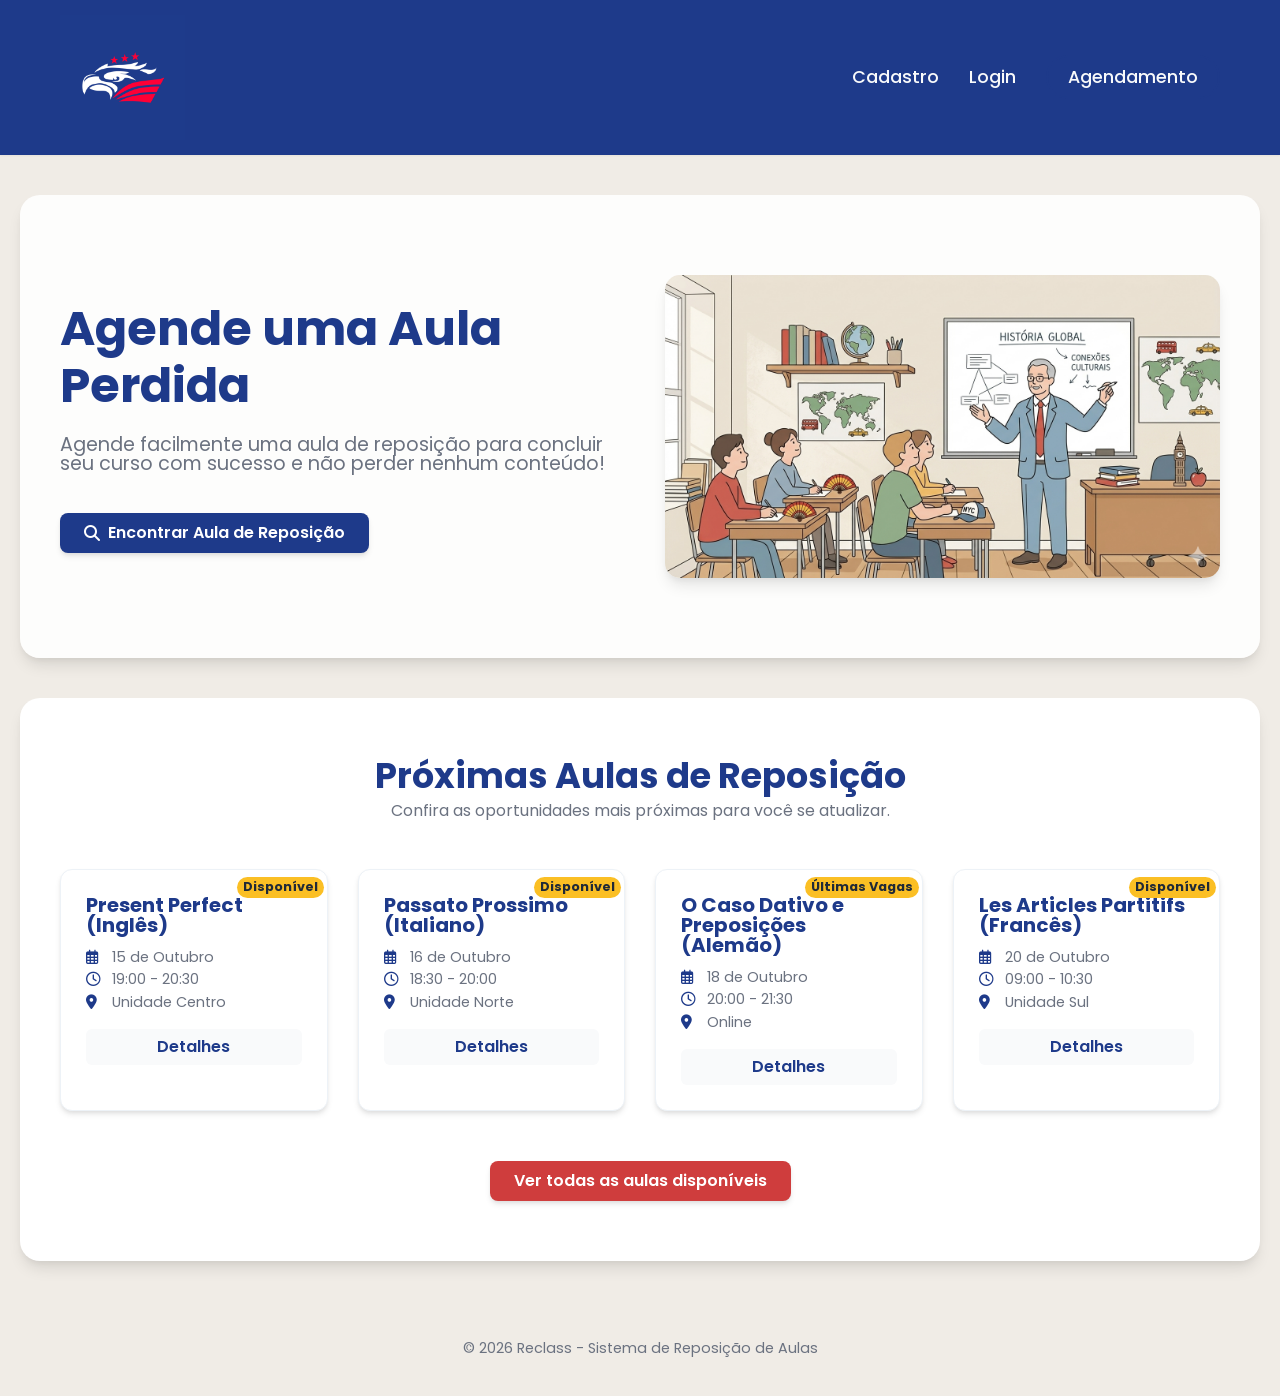
<file: COD/index.html>
<!DOCTYPE html>
<html lang="pt-BR">
<head>
    <meta charset="UTF-8">
    <meta name="viewport" content="width=device-width, initial-scale=1.0">
    <title>Reclass | Agendamento de Aulas de Reposição</title>
    <!-- Google Fonts -->
    <link rel="preconnect" href="https://fonts.googleapis.com">
    <link rel="preconnect" href="https://fonts.gstatic.com" crossorigin>
    <link href="https://fonts.googleapis.com/css2?family=Poppins:wght@300;400;600;700&display=swap" rel="stylesheet">
    <!-- Font Awesome para ícones -->
    <link rel="stylesheet" href="https://cdnjs.cloudflare.com/ajax/libs/font-awesome/6.4.0/css/all.min.css">
    <link rel="stylesheet" href="style.css">
    <style>
      
    </style>
</head>
<body>
    <header class="padheader">
        <div class="container vis-btn-logo">
            <div class="logo">
                <img src="IMGS/reclasslogo.jpeg">
            </div>
            <nav class="btns-header">
                <ul>
                    <li><a href="cadastro.html">Cadastro</a></li>
                    <li><a href="login.html">Login</a></li>
                    <li><a href="aulas.html" class="bt-age">Agendamento</a></li>
                </ul>
            </nav>
            <button class="mobile-menu-toggle" aria-label="Abrir menu">
                <i class="fas fa-bars"></i>
            </button>
        </div>
    </header>

    <main>
        <section class="pad-prim-sessa">
            <div class="container cont-prim-sessa">
                <div class="cont-palav-prim-sessa">
                    <h1>Agende uma Aula Perdida</h1>
                    <p>Agende facilmente uma aula de reposição para concluir seu curso com sucesso e não perder nenhum conteúdo!</p>
                    <div class="cont-btn-prim-sessa">
                        <a href="aulas.html" class="btn btn-primary">
                            <i class="fas fa-search"></i> Encontrar Aula de Reposição
                        </a>
                    </div>
                </div>
                <div class="cont-img-prim-sessa">
                    <img src="IMGS/prof.png"Estudante agendando aula" onerror="this.src='https://via.placeholder.com/500x400?text=Estudante'">
                </div>
            </div>
        </section>

        <section class="pad-seg-sessa">
            <div class="container">
                <div class="cont-sessa">
                    <h2>Próximas Aulas de Reposição</h2>
                    <p>Confira as oportunidades mais próximas para você se atualizar.</p>
                </div>
                
                <div class="aulas-seg-sessa">
                    <!-- Card de Aula 1 -->
                    <article class="card-aula">
                        <div class="disp-indis">Disponível</div>
                        <div class="cont-card">
                            <h3>Present Perfect (Inglês)</h3>
                            <p class="info-aula"><i class="far fa-calendar-alt"></i> 15 de Outubro</p>
                            <p class="info-aula"><i class="far fa-clock"></i> 19:00 - 20:30</p>
                            <p class="info-aula"><i class="fas fa-map-marker-alt"></i> Unidade Centro</p>
                            <a href="#" class="btn-card">Detalhes</a>
                        </div>
                    </article>

                    <!-- Card de Aula 2 -->
                    <article class="card-aula">
                        <div class="disp-indis">Disponível</div>
                        <div class="cont-card">
                            <h3>Passato Prossimo (Italiano)</h3>
                            <p class="info-aula"><i class="far fa-calendar-alt"></i> 16 de Outubro</p>
                            <p class="info-aula"><i class="far fa-clock"></i> 18:30 - 20:00</p>
                            <p class="info-aula"><i class="fas fa-map-marker-alt"></i> Unidade Norte</p>
                            <a href="#" class="btn-card">Detalhes</a>
                        </div>
                    </article>

                    <!-- Card de Aula 3 -->
                    <article class="card-aula">
                        <div class="disp-indis">Últimas Vagas</div>
                        <div class="cont-card">
                            <h3>O Caso Dativo e Preposições (Alemão)</h3>
                            <p class="info-aula"><i class="far fa-calendar-alt"></i> 18 de Outubro</p>
                            <p class="info-aula"><i class="far fa-clock"></i> 20:00 - 21:30</p>
                            <p class="info-aula"><i class="fas fa-map-marker-alt"></i> Online</p>
                            <a href="#" class="btn-card">Detalhes</a>
                        </div>
                    </article>

                    <!-- Card de Aula 4 -->
                    <article class="card-aula">
                        <div class="disp-indis">Disponível</div>
                        <div class="cont-card">
                            <h3>Les Articles Partitifs (Francês)</h3>
                            <p class="info-aula"><i class="far fa-calendar-alt"></i> 20 de Outubro</p>
                            <p class="info-aula"><i class="far fa-clock"></i> 09:00 - 10:30</p>
                            <p class="info-aula"><i class="fas fa-map-marker-alt"></i> Unidade Sul</p>
                            <a href="#" class="btn-card">Detalhes</a>
                        </div>
                    </article>
                </div>

                <div class="btn-seg-sessa">
                    <a href="aulas.html" class="btn btn-secondary">Ver todas as aulas disponíveis</a>
                </div>
            </div>
        </section>
    </main>

    <footer class="site-footer">
        <div class="container">
            <p>&copy; 2026 Reclass - Sistema de Reposição de Aulas</p>
        </div>
    </footer>
</body>
</html>
</file>
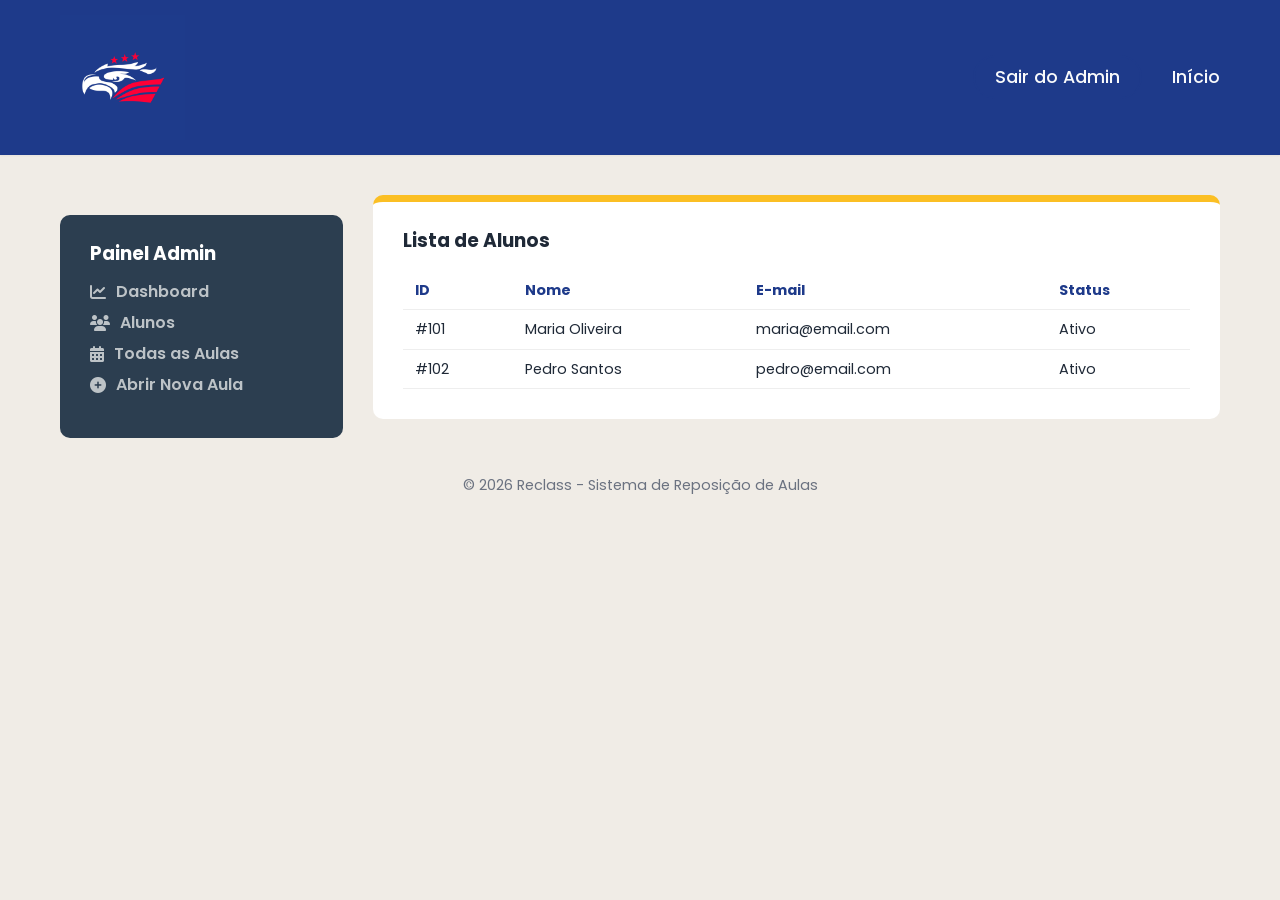
<file: COD/alunos.html>
<!DOCTYPE html>
<html lang="pt-BR">
<head>
    <meta charset="UTF-8">
    <title>Alunos | Reclass</title>
    <link href="https://fonts.googleapis.com/css2?family=Poppins:wght@300;400;600;700&display=swap" rel="stylesheet">
    <link rel="stylesheet" href="https://cdnjs.cloudflare.com/ajax/libs/font-awesome/6.4.0/css/all.min.css">
    <link rel="stylesheet" href="style.css">
</head>
<body>
    <header class="padheader">
        <div class="container vis-btn-logo">
            <div class="logo"><img src="IMGS/reclasslogo.jpeg" alt="Wiz Logo"></div>
            <nav class="btns-header"><ul><li><a href="index.html" class="bt-age">Sair do Admin</a></li>
            <li><a href="index.html">Início</a></li></ul></nav>
        </div>
    </header>
    <main class="container">
        <div class="paddashP">
            <aside class="menu-dash">
                <h3>Painel Admin</h3>
                <ul class="cont-menu-dash">
                    <li><a href="dashP.html"><i class="fas fa-chart-line"></i> Dashboard</a></li>
                    <li><a href="alunos.html" class="escrita-menu-dash"><i class="fas fa-users"></i> Alunos</a></li>
                    <li><a href="tdsaulas.html"><i class="fas fa-calendar-alt"></i> Todas as Aulas</a></li>
                    <li><a href="maisaula.html"><i class="fas fa-plus-circle"></i> Abrir Nova Aula</a></li>
                </ul>
            </aside>
            <section class="content">
                <div class="sessad-dashP">
                    <h3>Lista de Alunos</h3>
                    <table>
                        <thead><tr><th>ID</th><th>Nome</th><th>E-mail</th><th>Status</th></tr></thead>
                        <tbody>
                            <tr><td>#101</td><td>Maria Oliveira</td><td>maria@email.com</td><td>Ativo</td></tr>
                            <tr><td>#102</td><td>Pedro Santos</td><td>pedro@email.com</td><td>Ativo</td></tr>
                        </tbody>
                    </table>
                </div>
            </section>
        </div>
    </main>
    <footer class="site-footer">
        <div class="container">
            <p>&copy; 2026 Reclass - Sistema de Reposição de Aulas</p>
        </div>
    </footer>
</body>
</html>
</file>
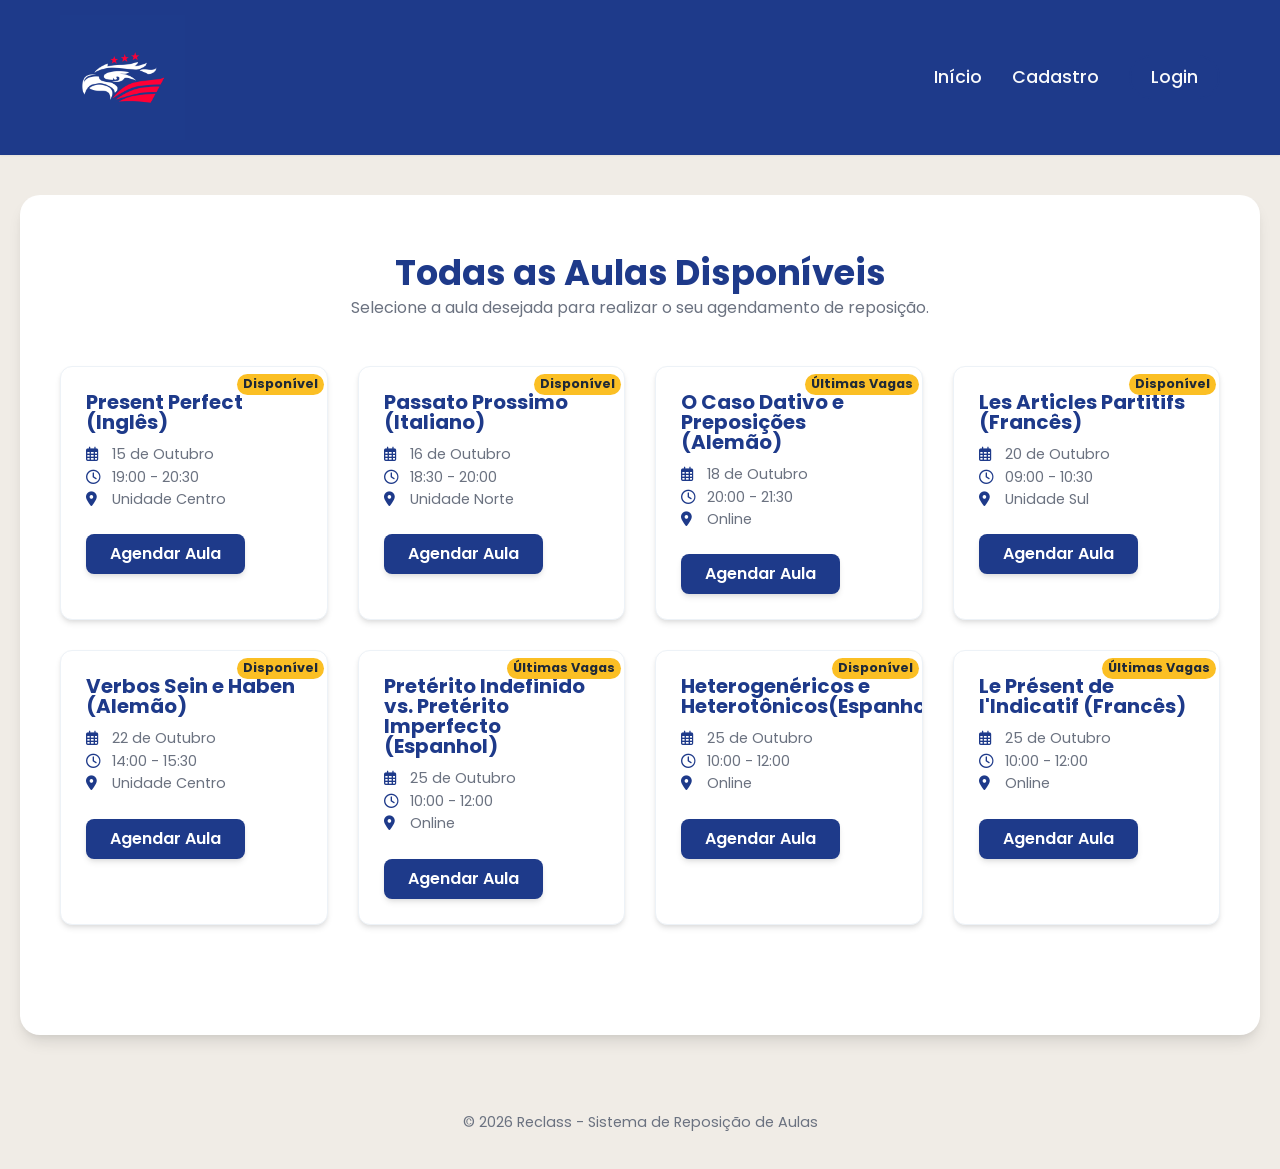
<file: COD/aulas.html>
<!DOCTYPE html>
<html lang="pt-BR">
<head>
    <meta charset="UTF-8">
    <meta name="viewport" content="width=device-width, initial-scale=1.0">
    <title>Agendamento de Aulas | Reclass</title>
    <!-- Google Fonts -->
    <link rel="preconnect" href="https://fonts.googleapis.com">
    <link rel="preconnect" href="https://fonts.gstatic.com" crossorigin>
    <link href="https://fonts.googleapis.com/css2?family=Poppins:wght@300;400;600;700&display=swap" rel="stylesheet">
    <!-- Font Awesome para ícones -->
    <link rel="stylesheet" href="https://cdnjs.cloudflare.com/ajax/libs/font-awesome/6.4.0/css/all.min.css">
    <link rel="stylesheet" href="style.css">
</head>
<body>
    <header class="padheader">
        <div class="container vis-btn-logo">
            <div class="logo">
                <img src="IMGS/reclasslogo.jpeg" alt="Wiz Logo" onerror="this.src='https://via.placeholder.com/150x50?text=Wiz+Logo'">
            </div>
            <nav class="btns-header">
                <ul>
                    <li><a href="index.html">Início</a></li>
                    <li><a href="cadastro.html">Cadastro</a></li>
                    <li><a href="login.html" class="bt-age">Login</a></li>
                </ul>
            </nav>
            <button class="mobile-menu-toggle" aria-label="Abrir menu">
                <i class="fas fa-bars"></i>
            </button>
        </div>
    </header>

    <main>
        <section class="pad-seg-sessa">
            <div class="container">
                <div class="cont-sessa">
                    <h2>Todas as Aulas Disponíveis</h2>
                    <p>Selecione a aula desejada para realizar o seu agendamento de reposição.</p>
                </div>
                
                <div class="aulas-seg-sessa">
                    <!-- Card de Aula 1 -->
                    <article class="card-aula">
                        <div class="disp-indis">Disponível</div>
                        <div class="cont-card">
                            <h3>Present Perfect (Inglês)</h3>
                            <p class="info-aula"><i class="far fa-calendar-alt"></i> 15 de Outubro</p>
                            <p class="info-aula"><i class="far fa-clock"></i> 19:00 - 20:30</p>
                            <p class="info-aula"><i class="fas fa-map-marker-alt"></i> Unidade Centro</p>
                            <a href="#" class="btn btn-primary btn-card">Agendar Aula</a>
                        </div>
                    </article>

                    <!-- Card de Aula 2 -->
                    <article class="card-aula">
                        <div class="disp-indis">Disponível</div>
                        <div class="cont-card">
                            <h3>Passato Prossimo (Italiano)</h3>
                            <p class="info-aula"><i class="far fa-calendar-alt"></i> 16 de Outubro</p>
                            <p class="info-aula"><i class="far fa-clock"></i> 18:30 - 20:00</p>
                            <p class="info-aula"><i class="fas fa-map-marker-alt"></i> Unidade Norte</p>
                            <a href="#" class="btn btn-primary btn-card">Agendar Aula</a>
                        </div>
                    </article>

                    <!-- Card de Aula 3 -->
                    <article class="card-aula">
                        <div class="disp-indis">Últimas Vagas</div>
                        <div class="cont-card">
                            <h3>O Caso Dativo e Preposições (Alemão)</h3>
                            <p class="info-aula"><i class="far fa-calendar-alt"></i> 18 de Outubro</p>
                            <p class="info-aula"><i class="far fa-clock"></i> 20:00 - 21:30</p>
                            <p class="info-aula"><i class="fas fa-map-marker-alt"></i> Online</p>
                            <a href="#" class="btn btn-primary btn-card">Agendar Aula</a>
                        </div>
                    </article>

                    <!-- Card de Aula 4 -->
                    <article class="card-aula">
                        <div class="disp-indis">Disponível</div>
                        <div class="cont-card">
                            <h3>Les Articles Partitifs (Francês)</h3>
                            <p class="info-aula"><i class="far fa-calendar-alt"></i> 20 de Outubro</p>
                            <p class="info-aula"><i class="far fa-clock"></i> 09:00 - 10:30</p>
                            <p class="info-aula"><i class="fas fa-map-marker-alt"></i> Unidade Sul</p>
                            <a href="#" class="btn btn-primary btn-card">Agendar Aula</a>
                        </div>
                    </article>

                    <!-- Card de Aula 5 -->
                    <article class="card-aula">
                        <div class="disp-indis">Disponível</div>
                        <div class="cont-card">
                            <h3>Verbos Sein e Haben (Alemão)</h3>
                            <p class="info-aula"><i class="far fa-calendar-alt"></i> 22 de Outubro</p>
                            <p class="info-aula"><i class="far fa-clock"></i> 14:00 - 15:30</p>
                            <p class="info-aula"><i class="fas fa-map-marker-alt"></i> Unidade Centro</p>
                            <a href="#" class="btn btn-primary btn-card">Agendar Aula</a>
                        </div>
                    </article>

                    <!-- Card de Aula 6 -->
                    <article class="card-aula">
                        <div class="disp-indis">Últimas Vagas</div>
                        <div class="cont-card">
                            <h3>Pretérito Indefinido vs. Pretérito Imperfecto (Espanhol)</h3>
                            <p class="info-aula"><i class="far fa-calendar-alt"></i> 25 de Outubro</p>
                            <p class="info-aula"><i class="far fa-clock"></i> 10:00 - 12:00</p>
                            <p class="info-aula"><i class="fas fa-map-marker-alt"></i> Online</p>
                            <a href="#" class="btn btn-primary btn-card">Agendar Aula</a>
                        </div>
                    </article>

                    <!-- Card de Aula 7 -->
                    <article class="card-aula">
                        <div class="disp-indis">Disponível</div>
                        <div class="cont-card">
                            <h3>Heterogenéricos e Heterotônicos(Espanhol)</h3>
                            <p class="info-aula"><i class="far fa-calendar-alt"></i> 25 de Outubro</p>
                            <p class="info-aula"><i class="far fa-clock"></i> 10:00 - 12:00</p>
                            <p class="info-aula"><i class="fas fa-map-marker-alt"></i> Online</p>
                            <a href="#" class="btn btn-primary btn-card">Agendar Aula</a>
                        </div>
                    </article>

                    <!-- Card de Aula 8 -->
                    <article class="card-aula">
                        <div class="disp-indis">Últimas Vagas</div>
                        <div class="cont-card">
                            <h3>Le Présent de l'Indicatif (Francês)
                            </h3>
                            <p class="info-aula"><i class="far fa-calendar-alt"></i> 25 de Outubro</p>
                            <p class="info-aula"><i class="far fa-clock"></i> 10:00 - 12:00</p>
                            <p class="info-aula"><i class="fas fa-map-marker-alt"></i> Online</p>
                            <a href="#" class="btn btn-primary btn-card">Agendar Aula</a>
                        </div>
                    </article>
                </div>
            </div>
        </section>
    </main>

    <footer class="site-footer">
        <div class="container">
            <p>&copy; 2026 Reclass - Sistema de Reposição de Aulas</p>
        </div>
    </footer>
</body>
</html>
</file>
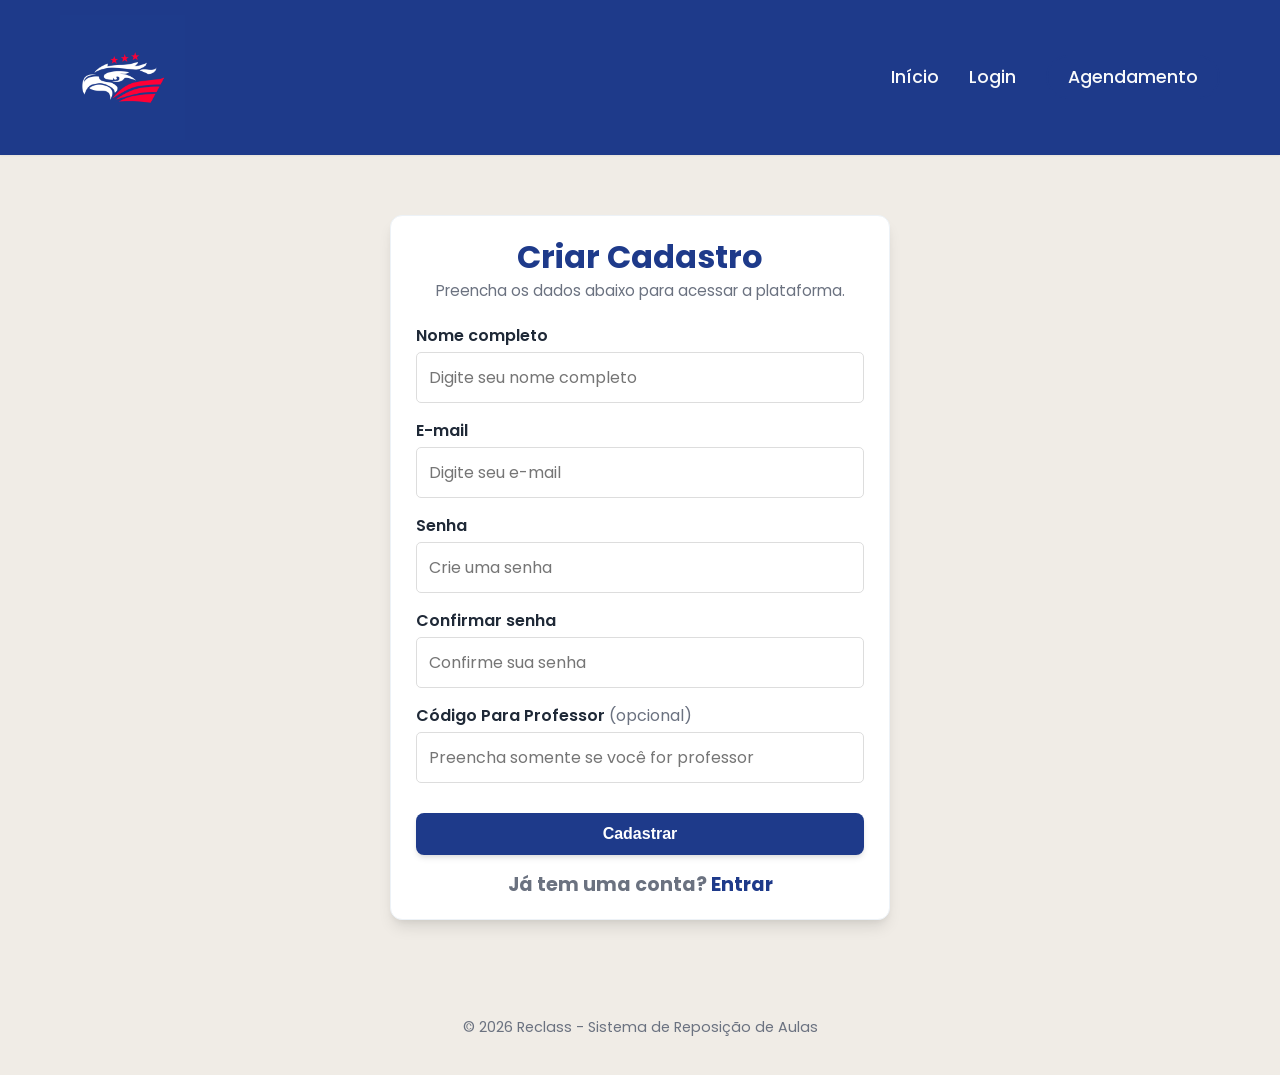
<file: COD/cadastro.html>
<!DOCTYPE html>
<html lang="pt-BR">
<head>
    <meta charset="UTF-8">
    <meta name="viewport" content="width=device-width, initial-scale=1.0">
    <link rel="stylesheet" href="style.css">
    <title>Cadastro - Reclass</title>

    <!-- Fonte usada no mesmo padrão do CSS enviado -->
    <link href="https://fonts.googleapis.com/css2?family=Poppins:wght@400;500;600;700&display=swap" rel="stylesheet">

   
</head>
<body>
    <header class="padheader">
        <div class="container vis-btn-logo">
            <div class="logo">
                <img src="IMGS/reclasslogo.jpeg" alt="Wiz Logo" onerror="this.src='https://via.placeholder.com/150x50?text=Wiz+Logo'">
            </div>
            <nav class="btns-header">
                <ul>
                    <li><a href="index.html">Início</a></li>
                    <li><a href="login.html">Login</a></li>
                    <li><a href="aulas.html" class="bt-age">Agendamento</a></li>
                </ul>
            </nav>
            <button class="mobile-menu-toggle" aria-label="Abrir menu">
                <i class="fas fa-bars"></i>
            </button>
        </div>
    </header>

    <main>
        <section class="cadastro-section">
            <div class="cadastro-form">
                <h2>Criar Cadastro</h2>
                <p class="subtitulo">Preencha os dados abaixo para acessar a plataforma.</p>

                <form action="#" method="post" id="formCadastro">
                    <div class="form-group">
                        <label for="nome">Nome completo</label>
                        <input type="text" id="nome" name="nome" placeholder="Digite seu nome completo" required>
                    </div>

                    <div class="form-group">
                        <label for="email">E-mail</label>
                        <input type="email" id="email" name="email" placeholder="Digite seu e-mail" required>
                    </div>

                    <div class="form-group">
                        <label for="senha">Senha</label>
                        <input type="password" id="senha" name="senha" placeholder="Crie uma senha" required>
                    </div>

                    <div class="form-group">
                        <label for="confirmarSenha">Confirmar senha</label>
                        <input type="password" id="confirmarSenha" name="confirmarSenha" placeholder="Confirme sua senha" required>
                    </div>

                    <div class="form-group">
                        <label for="codigoX">Código Para Professor <span style="color: var(--text-light); font-weight: 400;">(opcional)</span></label>
                        <input type="text" id="codigoX" name="codigoX" placeholder="Preencha somente se você for professor">
                    </div>

                    <input type="hidden" id="tipoUsuario" name="tipoUsuario" value="aluno">

                    <button type="submit" class="btn btn-primary btn-cadastro">Cadastrar</button>
                </form>

                <div class="login-footer">
                    Já tem uma conta? <a href="login.html">Entrar</a>
                </div>
            </div>
        </section>
    </main>

    <footer class="site-footer">
        <div class="container">
            <p>&copy; 2026 Reclass - Sistema de Reposição de Aulas</p>
        </div>
    </footer>

</body>
</html>
</file>
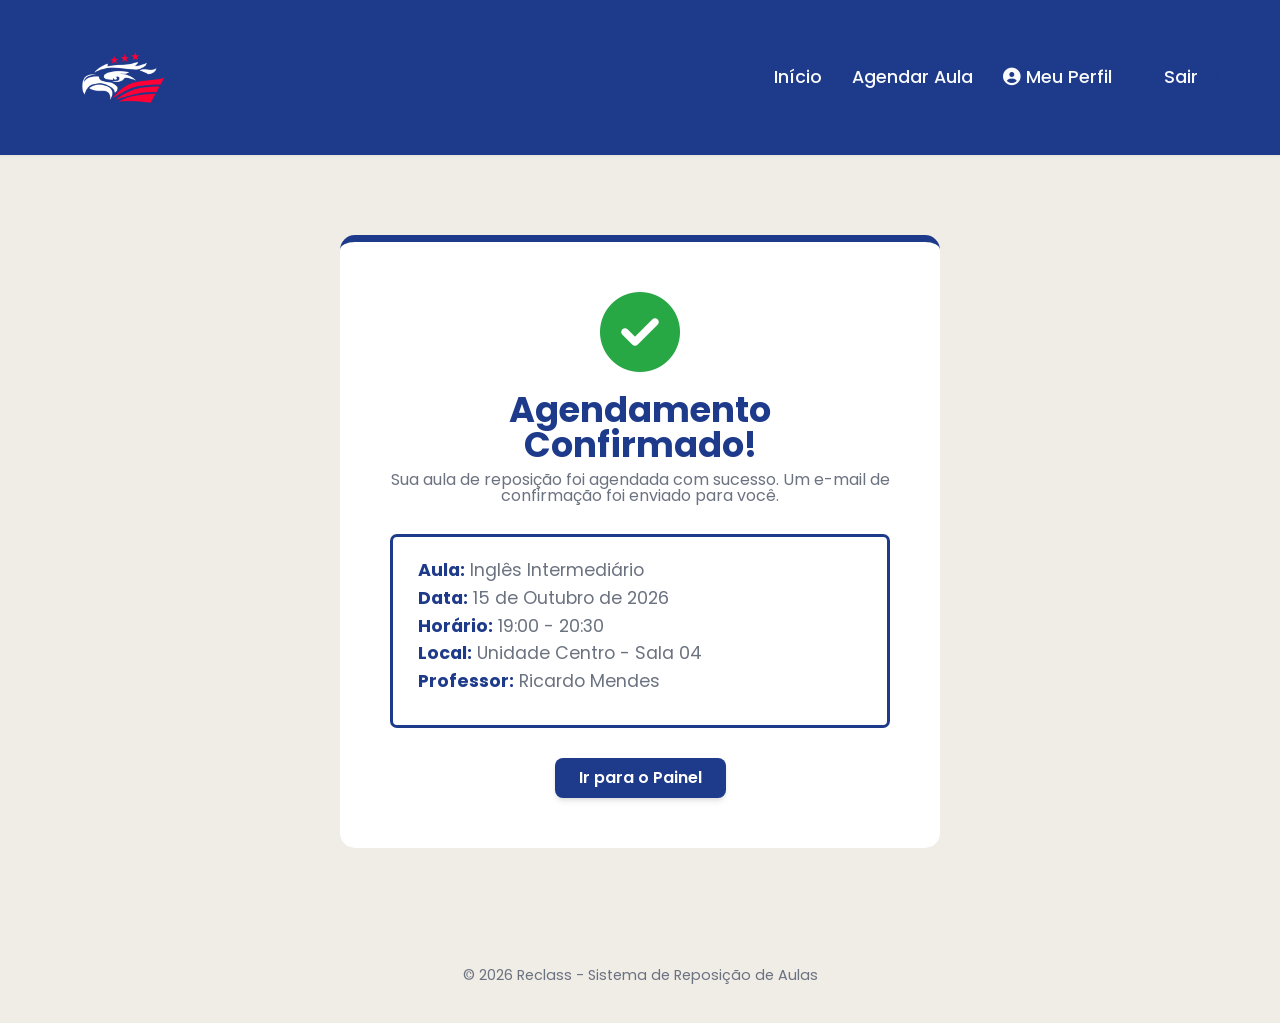
<file: COD/confirma.html>
<!DOCTYPE html>
<html lang="pt-BR">
<head>
    <meta charset="UTF-8">
    <meta name="viewport" content="width=device-width, initial-scale=1.0">
    <title>Agendamento Confirmado | Reclass</title>
    <link rel="preconnect" href="https://fonts.googleapis.com">
    <link rel="preconnect" href="https://fonts.gstatic.com" crossorigin>
    <link href="https://fonts.googleapis.com/css2?family=Poppins:wght@300;400;600;700&display=swap" rel="stylesheet">
    <link rel="stylesheet" href="https://cdnjs.cloudflare.com/ajax/libs/font-awesome/6.4.0/css/all.min.css">
    <link rel="stylesheet" href="style.css">
    <style>
        
    </style>
</head>
<body>
    <header class="padheader">
        <div class="container vis-btn-logo">
            <div class="logo">
                <img src="IMGS/reclasslogo.jpeg" alt="Wiz Logo" onerror="this.src='https://via.placeholder.com/150x50?text=Wiz+Logo'">
            </div>
            <nav class="btns-header">
                <ul>
                    <li><a href="index.html">Início</a></li>
                    <li><a href="aulas.html">Agendar Aula</a></li>
                    <li><a href="perfil.html"><i class="fas fa-user-circle"></i> Meu Perfil</a></li>
                    <li><a href="index.html" class="bt-age">Sair</a></li>
                </ul>
            </nav>
        </div>
    </header>

    <main class="container">
        <div class="confirmation-container">
            <i class="fas fa-check-circle success-icon"></i>
            <h2>Agendamento Confirmado!</h2>
            <p>Sua aula de reposição foi agendada com sucesso. Um e-mail de confirmação foi enviado para você.</p>

            <div class="ticket-details">
                <p><strong>Aula:</strong> Inglês Intermediário</p>
                <p><strong>Data:</strong> 15 de Outubro de 2026</p>
                <p><strong>Horário:</strong> 19:00 - 20:30</p>
                <p><strong>Local:</strong> Unidade Centro - Sala 04</p>
                <p><strong>Professor:</strong> Ricardo Mendes</p>
            </div>

            <div class="confirmation-actions">
                <a href="dashA.html" class="btn btn-primary">Ir para o Painel</a>

            </div>
        </div>
    </main>

    <footer class="site-footer">
        <div class="container">
            <p>&copy; 2026 Reclass - Sistema de Reposição de Aulas</p>
        </div>
    </footer>
</body>
</html>
</file>
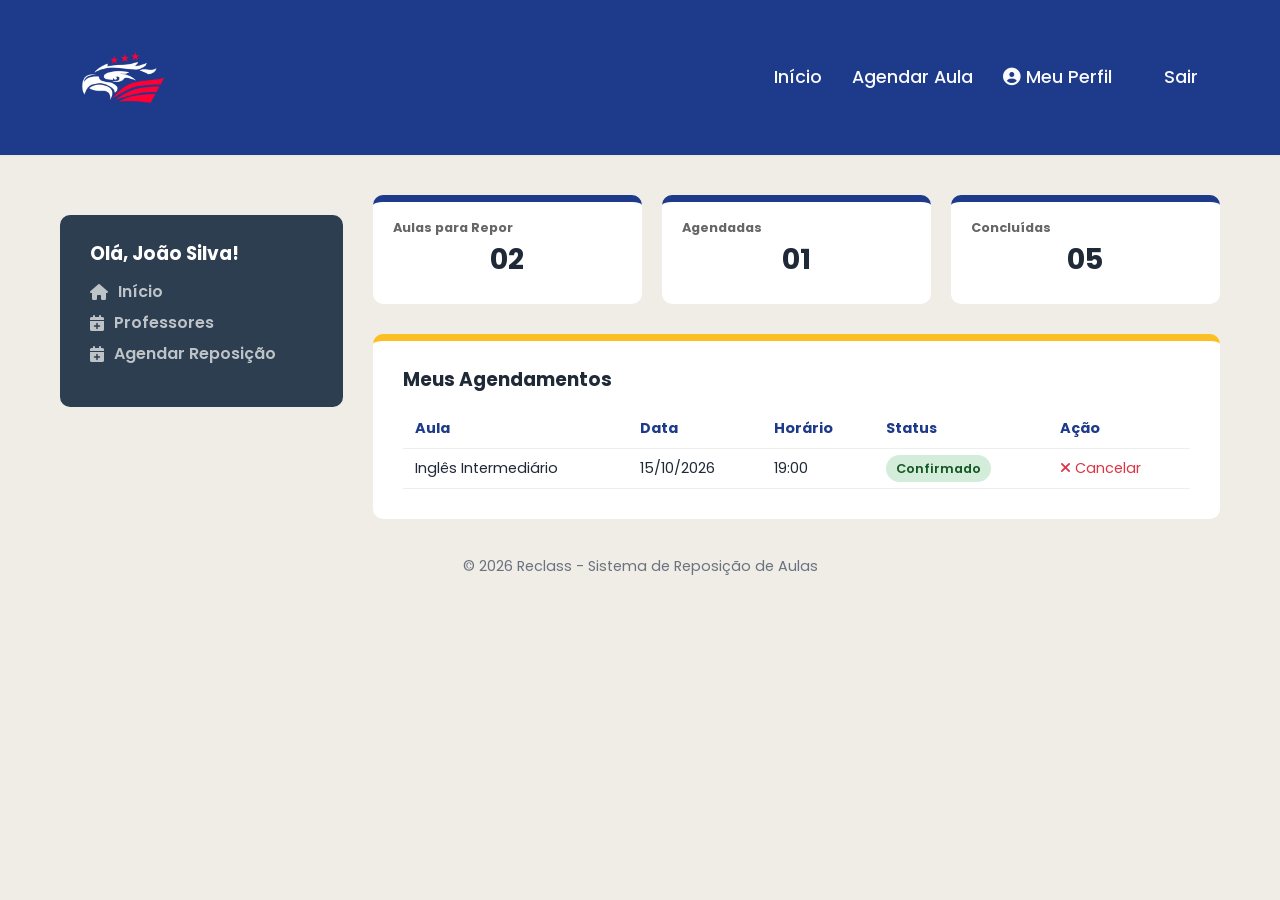
<file: COD/dashA.html>
<!DOCTYPE html>
<html lang="pt-BR">
<head>
    <meta charset="UTF-8">
    <meta name="viewport" content="width=device-width, initial-scale=1.0">
    <title>Painel do Aluno | Reclass</title>
    <link rel="preconnect" href="https://fonts.googleapis.com">
    <link rel="preconnect" href="https://fonts.gstatic.com" crossorigin>
    <link href="https://fonts.googleapis.com/css2?family=Poppins:wght@300;400;600;700&display=swap" rel="stylesheet">
    <link rel="stylesheet" href="https://cdnjs.cloudflare.com/ajax/libs/font-awesome/6.4.0/css/all.min.css">
    <link rel="stylesheet" href="style.css">
    
</head>
<body>
    <header class="padheader">
        <div class="container vis-btn-logo">
            <div class="logo">
                <img src="IMGS/reclasslogo.jpeg" alt="Wiz Logo" onerror="this.src='https://via.placeholder.com/150x50?text=Wiz+Logo'">
            </div>
            <nav class="btns-header">
                <ul>
                    <li><a href="index.html">Início</a></li>
                    <li><a href="aulas.html">Agendar Aula</a></li>
                    <li><a href="perfil.html"><i class="fas fa-user-circle"></i> Meu Perfil</a></li>
                    <li><a href="index.html" class="bt-age">Sair</a></li>
                </ul>
            </nav>
        </div>
    </header>

    <main class="container">
        <div class="paddashA">
            <aside class="menu-dash">
                <h3>Olá, João Silva!</h3>
                <ul class="cont-menu-dash">
                    <li><a href="dashA.html" class="escrita-menu-dash"><i class="fas fa-home"></i> Início</a></li>
                    <li><a href="professores.html"><i class="fas fa-calendar-plus"></i> Professores</a></li>
                    <li><a href="aulas.html"><i class="fas fa-calendar-plus"></i> Agendar Reposição</a></li>
                </ul>
            </aside>

            <section class="content">
                <div class="sessa-dashP">
                    <div class="card-dashP">
                        <h4>Aulas para Repor</h4>
                        <div class="valor-dashP">02</div>
                    </div>
                    <div class="card-dashP">
                        <h4>Agendadas</h4>
                        <div class="valor-dashP">01</div>
                    </div>
                    <div class="card-dashP">
                        <h4>Concluídas</h4>
                        <div class="valor-dashP">05</div>
                    </div>
                </div>

                <div class="sessad-dashP">
                    <h3>Meus Agendamentos</h3>
                    <table>
                        <thead>
                            <tr>
                                <th>Aula</th>
                                <th>Data</th>
                                <th>Horário</th>
                                <th>Status</th>
                                <th>Ação</th>
                            </tr>
                        </thead>
                        <tbody>
                            <tr>
                                <td>Inglês Intermediário</td>
                                <td>15/10/2026</td>
                                <td>19:00</td>
                                <td><span class="status-aula status-confirmado">Confirmado</span></td>
                                <td><a href="#" style="color: #dc3545;"><i class="fas fa-times"></i> Cancelar</a></td>
                            </tr>
                        </tbody>
                    </table>
                </div>
            </section>
        </div>
    </main>

    <footer class="site-footer">
        <div class="container">
            <p>&copy; 2026 Reclass - Sistema de Reposição de Aulas</p>
        </div>
    </footer>
</body>
</html>
</file>
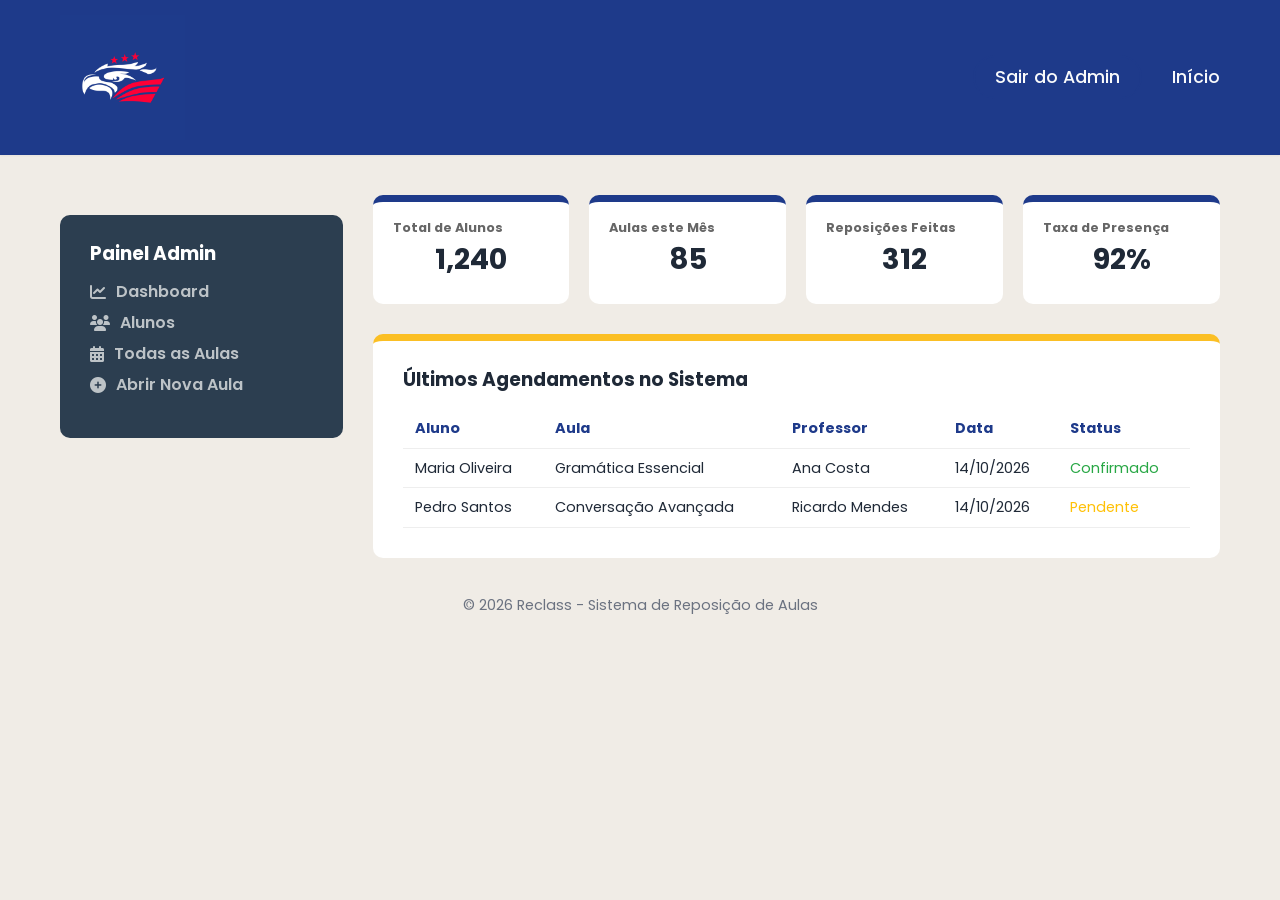
<file: COD/dashP.html>
<!DOCTYPE html>
<html lang="pt-BR">
<head>
    <meta charset="UTF-8">
    <meta name="viewport" content="width=device-width, initial-scale=1.0">
    <title>Administração | Reclass</title>
    <link rel="preconnect" href="https://fonts.googleapis.com">
    <link rel="preconnect" href="https://fonts.gstatic.com" crossorigin>
    <link href="https://fonts.googleapis.com/css2?family=Poppins:wght@300;400;600;700&display=swap" rel="stylesheet">
    <link rel="stylesheet" href="https://cdnjs.cloudflare.com/ajax/libs/font-awesome/6.4.0/css/all.min.css">
    <link rel="stylesheet" href="style.css">
    
</head>
<body>
    <header class="padheader">
        <div class="container vis-btn-logo">
            <div class="logo">
                <img src="IMGS/reclasslogo.jpeg" alt="Wiz Logo" onerror="this.src='https://via.placeholder.com/150x50?text=Wiz+Logo'">
            </div>
            <nav class="btns-header">
                <ul>
                    <li><a href="selecao-login.html" class="bt-age">Sair do Admin</a></li>
                    <li><a href="index.html">Início</a></li>
                </ul>
            </nav>
        </div>
    </header>

    <main class="container">
        <div class="paddashP">
            <aside class="menu-dash">
                <h3>Painel Admin</h3>
                <ul class="cont-menu-dash">
                    <li><a href="#" class="escrita-menu-dash"><i class="fas fa-chart-line"></i> Dashboard</a></li>
                    <li><a href="alunos.html"><i class="fas fa-users"></i> Alunos</a></li>
                    <li><a href="tdsaulas.html"><i class="fas fa-calendar-alt"></i> Todas as Aulas</a></li>
                    <li><a href="maisaula.html"><i class="fas fa-plus-circle"></i> Abrir Nova Aula</a></li>
                </ul>
            </aside>

            <section class="content">
                <div class="sessa-dashP">
                    <div class="card-dashP">
                        <h4>Total de Alunos</h4>
                        <div class="valor-dashP">1,240</div>
                    </div>
                    <div class="card-dashP">
                        <h4>Aulas este Mês</h4>
                        <div class="valor-dashP">85</div>
                    </div>
                    <div class="card-dashP">
                        <h4>Reposições Feitas</h4>
                        <div class="valor-dashP">312</div>
                    </div>
                    <div class="card-dashP">
                        <h4>Taxa de Presença</h4>
                        <div class="valor-dashP">92%</div>
                    </div>
                </div>

                <div class="sessad-dashP">
                    <h3>Últimos Agendamentos no Sistema</h3>
                    <table>
                        <thead>
                            <tr>
                                <th>Aluno</th>
                                <th>Aula</th>
                                <th>Professor</th>
                                <th>Data</th>
                                <th>Status</th>
                            </tr>
                        </thead>
                        <tbody>
                            <tr>
                                <td>Maria Oliveira</td>
                                <td>Gramática Essencial</td>
                                <td>Ana Costa</td>
                                <td>14/10/2026</td>
                                <td><span style="color: #28a745;">Confirmado</span></td>
                            </tr>
                            <tr>
                                <td>Pedro Santos</td>
                                <td>Conversação Avançada</td>
                                <td>Ricardo Mendes</td>
                                <td>14/10/2026</td>
                                <td><span style="color: #ffc107;">Pendente</span></td>
                            </tr>
                        </tbody>
                    </table>
                </div>
            </section>
        </div>
    </main>

    <footer class="site-footer">
        <div class="container">
            <p>&copy; 2026 Reclass - Sistema de Reposição de Aulas</p>
        </div>
    </footer>
</body>
</html>
</file>
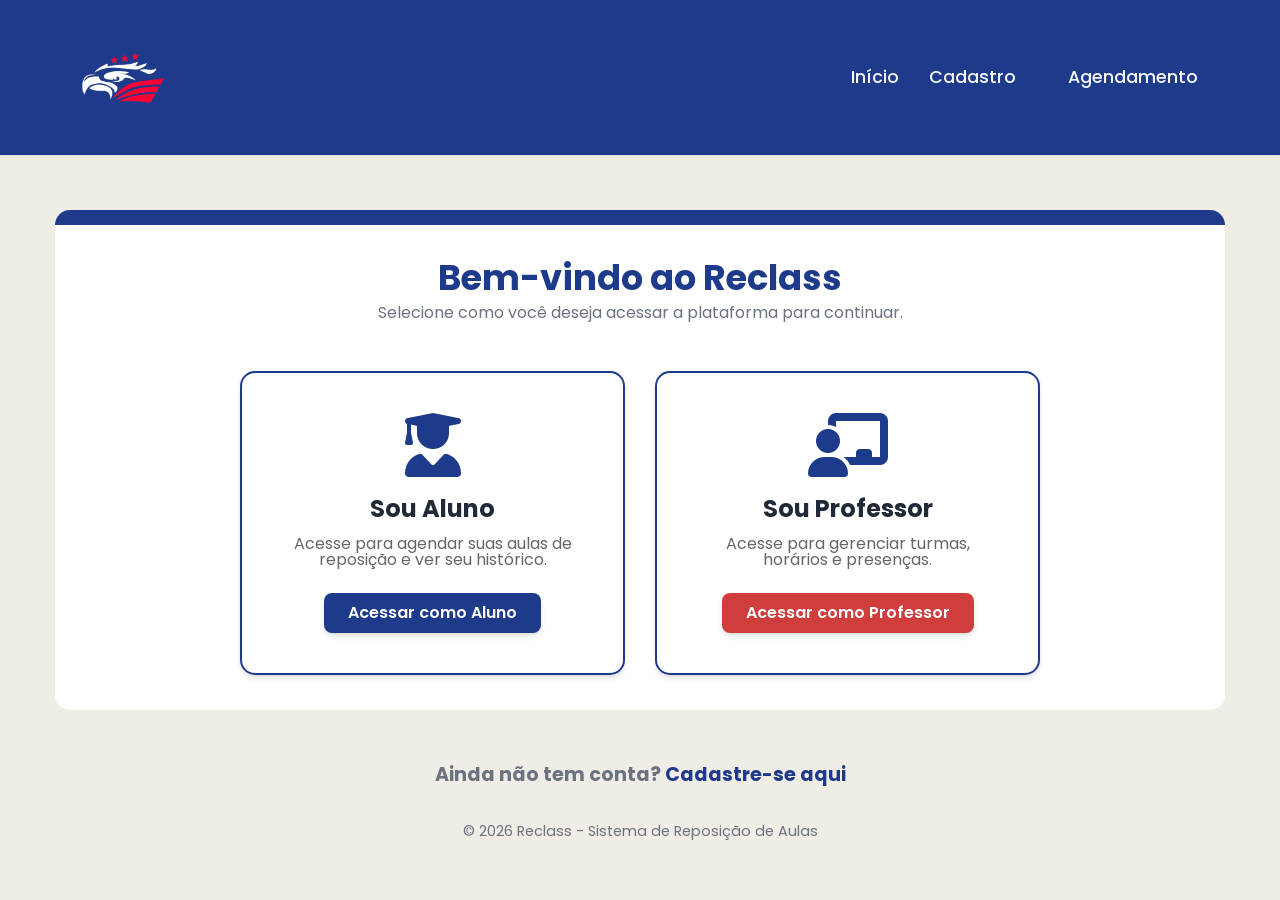
<file: COD/login.html>
<!DOCTYPE html>
<html lang="pt-BR">
<head>
    <meta charset="UTF-8">
    <meta name="viewport" content="width=device-width, initial-scale=1.0">
    <title>Escolha seu Perfil | Reclass</title>
    <!-- Google Fonts -->
    <link rel="preconnect" href="https://fonts.googleapis.com">
    <link rel="preconnect" href="https://fonts.gstatic.com" crossorigin>
    <link href="https://fonts.googleapis.com/css2?family=Poppins:wght@300;400;600;700&display=swap" rel="stylesheet">
    <!-- Font Awesome para ícones -->
    <link rel="stylesheet" href="https://cdnjs.cloudflare.com/ajax/libs/font-awesome/6.4.0/css/all.min.css">
    <link rel="stylesheet" href="style.css">
    
</head>
<body>
    <header class="padheader">
        <div class="container vis-btn-logo">
            <div class="logo">
                <img src="IMGS/reclasslogo.jpeg" alt="Wiz Logo" onerror="this.src='https://via.placeholder.com/150x50?text=Wiz+Logo'">
            </div>
            <nav class="btns-header">
                <ul>
                    <li><a href="index.html">Início</a></li>
                    <li><a href="cadastro.html">Cadastro</a></li>
                    <li><a href="aulas.html" class="bt-age">Agendamento</a></li>
                </ul>
            </nav>
            <button class="mobile-menu-toggle" aria-label="Abrir menu">
                <i class="fas fa-bars"></i>
            </button>
        </div>
    </header>

    <main>
        <section id="pad-pag-log">
            <div class="container">
                <div class="cont-sessa">
                    <h2>Bem-vindo ao Reclass</h2>
                    <p>Selecione como você deseja acessar a plataforma para continuar.</p>
                </div>

                <div class="selection-grid">
                    <!-- Opção Aluno -->
                    <a href="loginA.html" class="selection-card">
                        <i class="fas fa-user-graduate"></i>
                        <h3>Sou Aluno</h3>
                        <p>Acesse para agendar suas aulas de reposição e ver seu histórico.</p>
                        <span class="btn btn-primary">Acessar como Aluno</span>
                    </a>

                    <!-- Opção Professor -->
                    <a href="loginP.html" class="selection-card">
                        <i class="fas fa-chalkboard-teacher"></i>
                        <h3>Sou Professor</h3>
                        <p>Acesse para gerenciar turmas, horários e presenças.</p>
                        <span class="btn btn-secondary">Acessar como Professor</span>
                    </a>
                </div>
            </div>
        </section>
    </main>
    <div class="login-footer">
                    <p>Ainda não tem conta? <a href="cadastro.html">Cadastre-se aqui</a></p>
                    </div>

    <footer class="site-footer">
        <div class="container">
            <p>&copy; 2026 Reclass - Sistema de Reposição de Aulas</p>
        </div>
    </footer>
</body>
</html>
</file>
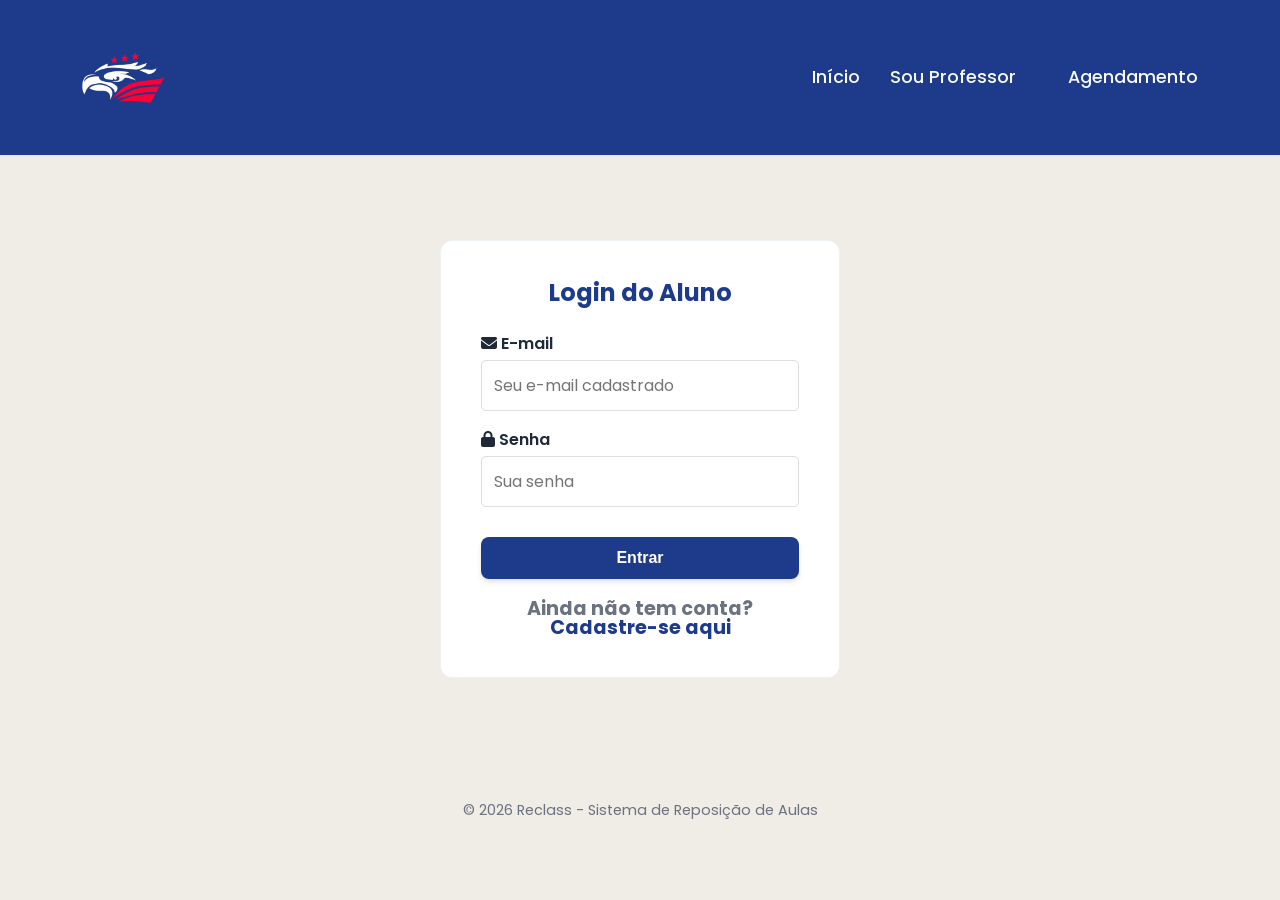
<file: COD/loginA.html>
<!DOCTYPE html>
<html lang="pt-BR">
<head>
    <meta charset="UTF-8">
    <meta name="viewport" content="width=device-width, initial-scale=1.0">
    <title>Login Aluno | Reclass</title>
    <!-- Google Fonts -->
    <link rel="preconnect" href="https://fonts.googleapis.com">
    <link rel="preconnect" href="https://fonts.gstatic.com" crossorigin>
    <link href="https://fonts.googleapis.com/css2?family=Poppins:wght@300;400;600;700&display=swap" rel="stylesheet">
    <!-- Font Awesome para ícones -->
    <link rel="stylesheet" href="https://cdnjs.cloudflare.com/ajax/libs/font-awesome/6.4.0/css/all.min.css">
    <link rel="stylesheet" href="style.css">
</head>
<body>
    <header class="padheader">
        <div class="container vis-btn-logo">
            <div class="logo">
                <img src="IMGS/reclasslogo.jpeg" alt="Wiz Logo" onerror="this.src='https://via.placeholder.com/150x50?text=Wiz+Logo'">
            </div>
            <nav class="btns-header">
                <ul>
                    <li><a href="index.html">Início</a></li>
                    <li><a href="loginP.html">Sou Professor</a></li>
                    <li><a href="aulas.html" class="bt-age">Agendamento</a></li>
                </ul>
            </nav>
            <button class="mobile-menu-toggle" aria-label="Abrir menu">
                <i class="fas fa-bars"></i>
            </button>
        </div>
    </header>

    <main>
        <section class="pad-log">
            <div class="login-container">
                <h2>Login do Aluno</h2>
                <form action="#">
                    <div class="form-group">
                        <label for="email"><i class="fas fa-envelope"></i> E-mail</label>
                        <input type="email" id="email" placeholder="Seu e-mail cadastrado" required>
                    </div>
                    <div class="form-group">
                        <label for="password"><i class="fas fa-lock"></i> Senha</label>
                        <input type="password" id="password" placeholder="Sua senha" required>
                    </div>
                    <button type="submit" class="btn btn-primary btn-login">Entrar</button>
                </form>
                <div class="login-footer">
                    <p>Ainda não tem conta? <a href="cadastro.html">Cadastre-se aqui</a></p>
                    </div>
            </div>
        </section>
    </main>

    <footer class="site-footer">
        <div class="container">
            <p>&copy; 2026 Reclass - Sistema de Reposição de Aulas</p>
        </div>
    </footer>
</body>
</html>
</file>
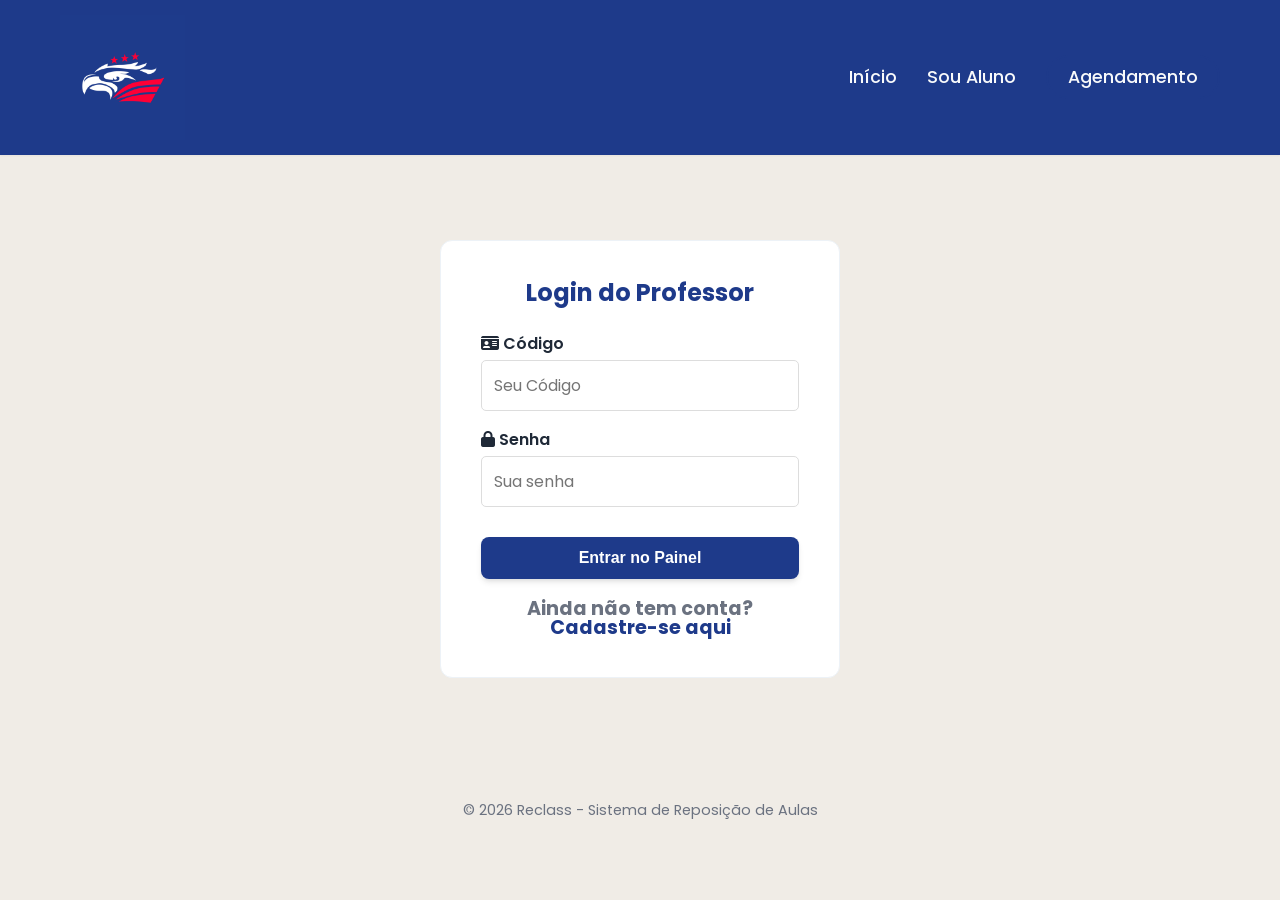
<file: COD/loginP.html>
<!DOCTYPE html>
<html lang="pt-BR">
<head>
    <meta charset="UTF-8">
    <meta name="viewport" content="width=device-width, initial-scale=1.0">
    <title>Login Professor | Reclass</title>
    <!-- Google Fonts -->
    <link rel="preconnect" href="https://fonts.googleapis.com">
    <link rel="preconnect" href="https://fonts.gstatic.com" crossorigin>
    <link href="https://fonts.googleapis.com/css2?family=Poppins:wght@300;400;600;700&display=swap" rel="stylesheet">
    <!-- Font Awesome para ícones -->
    <link rel="stylesheet" href="https://cdnjs.cloudflare.com/ajax/libs/font-awesome/6.4.0/css/all.min.css">
    <link rel="stylesheet" href="style.css">
</head>
<body>
   <header class="padheader">
        <div class="container vis-btn-logo">
            <div class="logo">
                <img src="IMGS/reclasslogo.jpeg" alt="Wiz Logo" onerror="this.src='https://via.placeholder.com/150x50?text=Wiz+Logo'">
            </div>
            <nav class="btns-header">
                <ul>
                    <li><a href="index.html">Início</a></li>
                    <li><a href="loginA.html">Sou Aluno</a></li>
                    <li><a href="aulas.html" class="bt-age">Agendamento</a></li>
                </ul>
            </nav>
            <button class="mobile-menu-toggle" aria-label="Abrir menu">
                <i class="fas fa-bars"></i>
            </button>
        </div>
    </header>

    <main>
        <section class="pad-log">
            <div class="login-container">
                <h2>Login do Professor</h2>
                <form action="#">
                    <div class="form-group">
                        <label for="matricula"><i class="fas fa-id-card"></i> Código</label>
                        <input type="text" id="codigo" placeholder="Seu Código" required>
                    </div>
                    <div class="form-group">
                        <label for="password"><i class="fas fa-lock"></i> Senha</label>
                        <input type="password" id="password" placeholder="Sua senha" required>
                    </div>
                    <button type="submit" class="btn btn-primary btn-login">Entrar no Painel</button>
                </form>
                <div class="login-footer">
                    <p>Ainda não tem conta? <a href="cadastro.html">Cadastre-se aqui</a></p>
                </div>
            </div>
        </section>
    </main>

    <footer class="site-footer">
        <div class="container">
            <p>&copy; 2026 Reclass - Sistema de Reposição de Aulas</p>
        </div>
    </footer>
</body>
</html>
</file>
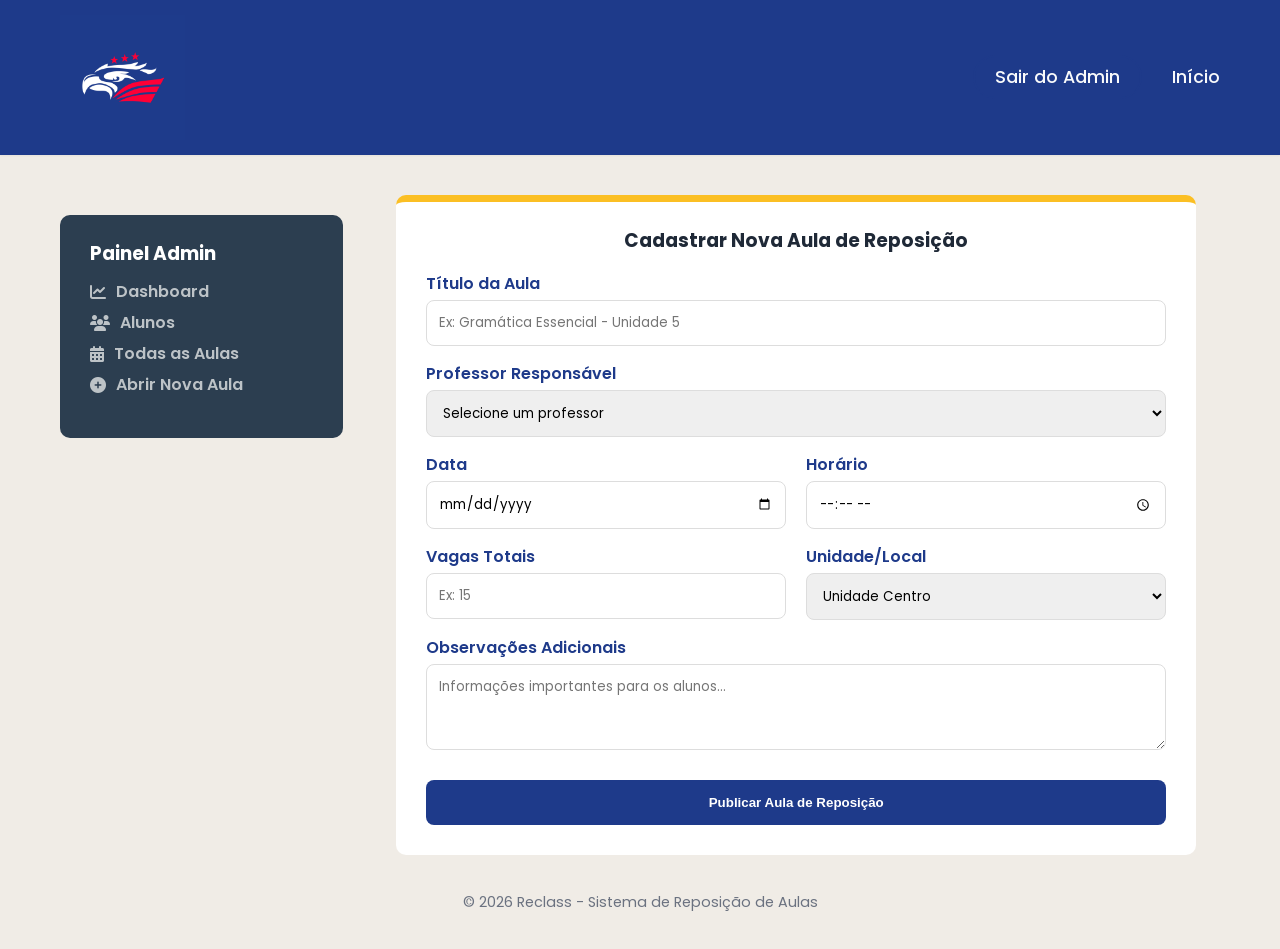
<file: COD/maisaula.html>
<!DOCTYPE html>
<html lang="pt-BR">
<head>
    <meta charset="UTF-8">
    <title>Abrir Nova Aula | Reclass</title>
    <link href="https://fonts.googleapis.com/css2?family=Poppins:wght@300;400;600;700&display=swap" rel="stylesheet">
    <link rel="stylesheet" href="https://cdnjs.cloudflare.com/ajax/libs/font-awesome/6.4.0/css/all.min.css">
    <link rel="stylesheet" href="style.css">
    <style>
        .form-nova-aula { display: grid; gap: 20px; }
        .form-row { display: grid; grid-template-columns: 1fr 1fr; gap: 20px; }
        .input-group { display: flex; flex-direction: column; gap: 8px; }
        .input-group label { font-weight: 600; color: var(--primary-color); }
        .input-group input, .input-group select, .input-group textarea {
            padding: 12px; border: 1px solid #ddd; border-radius: 8px; font-family: inherit;
        }
        .btn-submit {
            background-color: var(--primary-color); color: white; padding: 15px;
            border: none; border-radius: 8px; font-weight: 700; cursor: pointer;
            transition: var(--transition); margin-top: 10px;
        }
        .btn-submit:hover { background-color: #1a337a; transform: translateY(-2px); }
    </style>
</head>
<body>
    <header class="padheader">
        <div class="container vis-btn-logo">
            <div class="logo"><img src="IMGS/reclasslogo.jpeg" alt="Wiz Logo" onerror="this.src='https://via.placeholder.com/150x50?text=Wiz+Logo'"></div>
            <nav class="btns-header"><ul><li><a href="index.html" class="bt-age">Sair do Admin</a></li>
            <li><a href="index.html">Início</a></li></ul></nav>
        </div>
    </header>
    <main class="container">
        <div class="paddashP">
            <aside class="menu-dash">
                <h3>Painel Admin</h3>
                <ul class="cont-menu-dash">
                    <li><a href="dashP.html"><i class="fas fa-chart-line"></i> Dashboard</a></li>
                    <li><a href="alunos.html"><i class="fas fa-users"></i> Alunos</a></li>

                    <li><a href="tdsaulas.html"><i class="fas fa-calendar-alt"></i> Todas as Aulas</a></li>
                    <li><a href="maisaula.html" class="escrita-menu-dash"><i class="fas fa-plus-circle"></i> Abrir Nova Aula</a></li>
                </ul>
            </aside>
            <section class="content">
                <div class="sessad-dashP" style="max-width: 800px; margin: 0 auto;">
                    <h3 style="margin-bottom: 25px; text-align: center;">Cadastrar Nova Aula de Reposição</h3>
                    <form class="form-nova-aula">
                        <div class="input-group">
                            <label>Título da Aula</label>
                            <input type="text" placeholder="Ex: Gramática Essencial - Unidade 5">
                        </div>
                        <div class="input-group">
                            <label>Professor Responsável</label>
                            <select>
                                <option>Selecione um professor</option>
                                <option>Ana Costa</option>
                                <option>Ricardo Mendes</option>
                                <option>Juliana Silva</option>
                            </select>
                        </div>
                        <div class="form-row">
                            <div class="input-group">
                                <label>Data</label>
                                <input type="date">
                            </div>
                            <div class="input-group">
                                <label>Horário</label>
                                <input type="time">
                            </div>
                        </div>
                        <div class="form-row">
                            <div class="input-group">
                                <label>Vagas Totais</label>
                                <input type="number" placeholder="Ex: 15">
                            </div>
                            <div class="input-group">
                                <label>Unidade/Local</label>
                                <select>
                                    <option>Unidade Centro</option>
                                    <option>Unidade Norte</option>
                                    <option>Online</option>
                                </select>
                            </div>
                        </div>
                        <div class="input-group">
                            <label>Observações Adicionais</label>
                            <textarea rows="3" placeholder="Informações importantes para os alunos..."></textarea>
                        </div>
                        <button type="submit" class="btn-submit">Publicar Aula de Reposição</button>
                    </form>
                </div>
            </section>
        </div>
    </main>
    <footer class="site-footer">
        <div class="container">
            <p>&copy; 2026 Reclass - Sistema de Reposição de Aulas</p>
        </div>
    </footer>
</body>
</html>
</file>
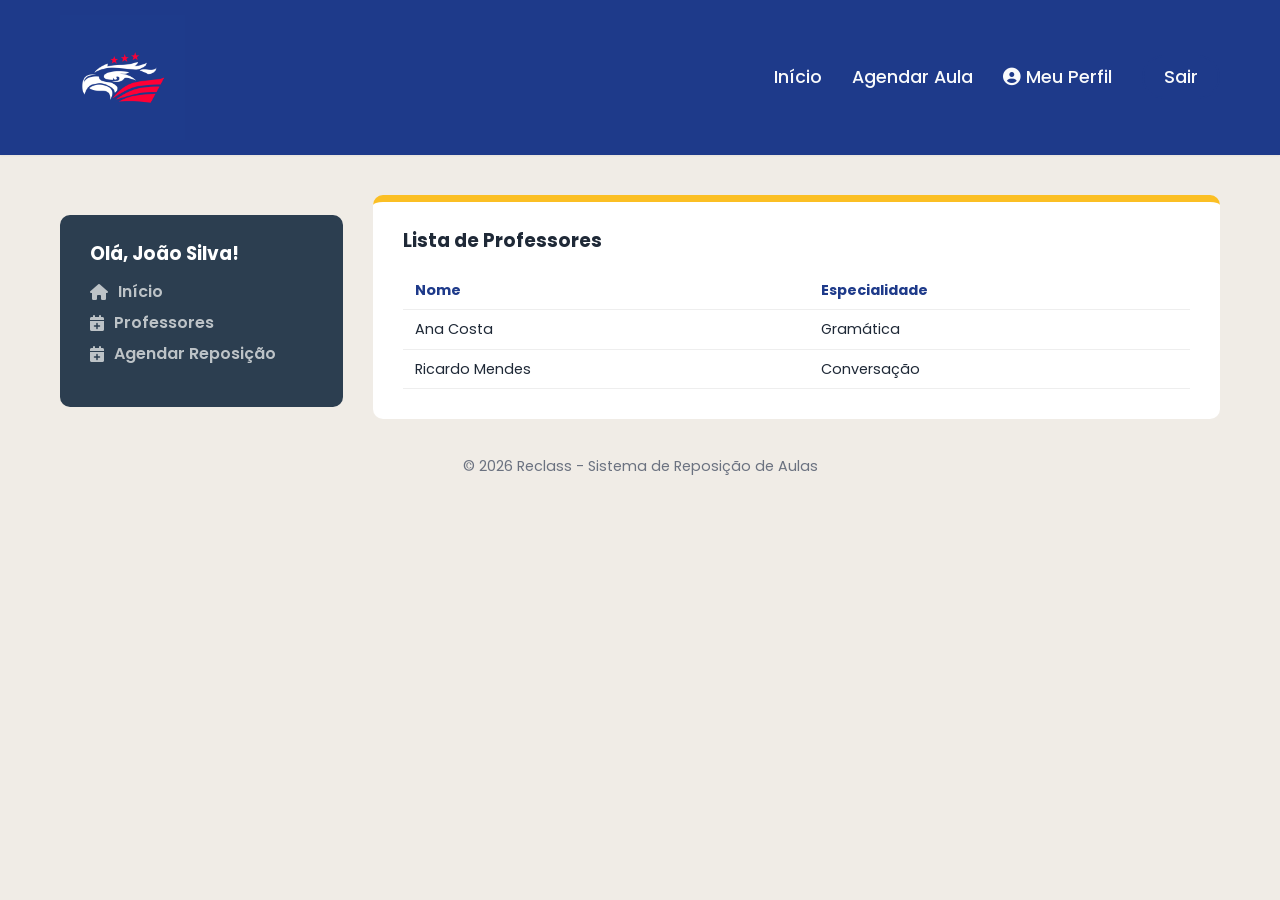
<file: COD/professores.html>
<!DOCTYPE html>
<html lang="pt-BR">
<head>
    <meta charset="UTF-8">
    <title>Professores | Reclass</title>
    <link href="https://fonts.googleapis.com/css2?family=Poppins:wght@300;400;600;700&display=swap" rel="stylesheet">
    <link rel="stylesheet" href="https://cdnjs.cloudflare.com/ajax/libs/font-awesome/6.4.0/css/all.min.css">
    <link rel="stylesheet" href="style.css">
</head>
<body>
    <header class="padheader">
        <div class="container vis-btn-logo">
            <div class="logo">
                <img src="IMGS/reclasslogo.jpeg" alt="Wiz Logo" onerror="this.src='https://via.placeholder.com/150x50?text=Wiz+Logo'">
            </div>
            <nav class="btns-header">
                <ul>
                    <li><a href="index.html">Início</a></li>
                    <li><a href="aulas.html">Agendar Aula</a></li>
                    <li><a href="perfil.html"><i class="fas fa-user-circle"></i> Meu Perfil</a></li>
                    <li><a href="selecao-login.html" class="bt-age">Sair</a></li>
                </ul>
            </nav>
        </div>
    </header>
    <main class="container">
        <div class="paddashP">
             <aside class="menu-dash">
                <h3>Olá, João Silva!</h3>
                <ul class="cont-menu-dash">
                    <li><a href="dashA.html" class="escrita-menu-dash"><i class="fas fa-home"></i> Início</a></li>
                    <li><a href="professores.html"><i class="fas fa-calendar-plus"></i> Professores</a></li>
                    <li><a href="aulas.html"><i class="fas fa-calendar-plus"></i> Agendar Reposição</a></li>
                </ul>
            </aside>
            <section class="content">
                <div class="sessad-dashP">
                    <h3>Lista de Professores</h3>
                    <table>
                        <thead><tr><th>Nome</th><th>Especialidade</th></tr></thead>
                        <tbody>
                            <tr><td>Ana Costa</td><td>Gramática</td></tr>
                            <tr><td>Ricardo Mendes</td><td>Conversação</td></tr>
                        </tbody>
                    </table>
                </div>
            </section>
        </div>
    </main>
    <footer class="site-footer">
        <div class="container">
            <p>&copy; 2026 Reclass - Sistema de Reposição de Aulas</p>
        </div>
    </footer>
</body>
</html>
</file>
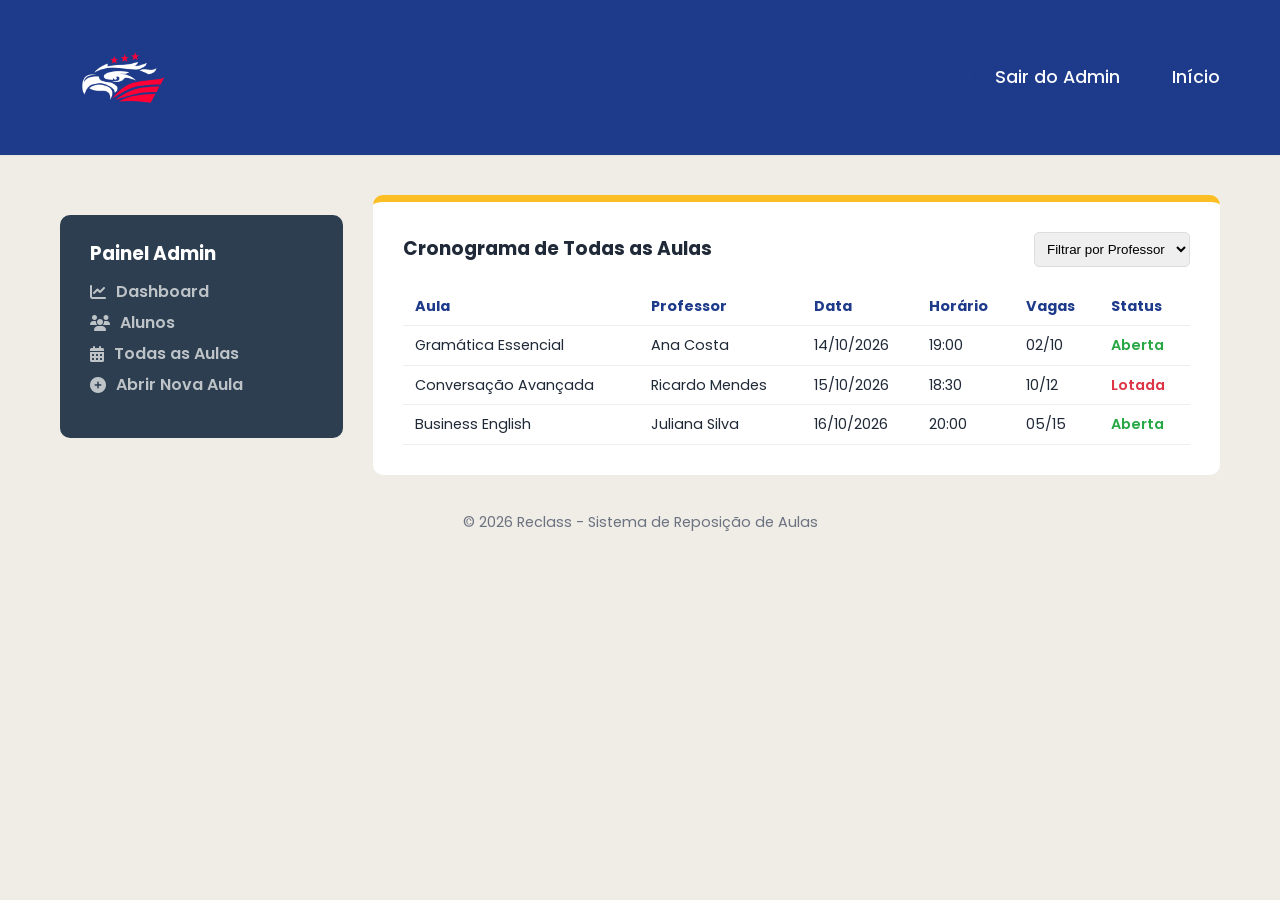
<file: COD/tdsaulas.html>
<!DOCTYPE html>
<html lang="pt-BR">
<head>
    <meta charset="UTF-8">
    <title>Todas as Aulas | Reclass</title>
    <link href="https://fonts.googleapis.com/css2?family=Poppins:wght@300;400;600;700&display=swap" rel="stylesheet">
    <link rel="stylesheet" href="https://cdnjs.cloudflare.com/ajax/libs/font-awesome/6.4.0/css/all.min.css">
    <link rel="stylesheet" href="style.css">
</head>
<body>
    <header class="padheader">
        <div class="container vis-btn-logo">
            <div class="logo"><img src="IMGS/reclasslogo.jpeg" alt="Wiz Logo" onerror="this.src='https://via.placeholder.com/150x50?text=Wiz+Logo'"></div>
            <nav class="btns-header"><ul><li><a href="index.html" class="bt-age">Sair do Admin</a></li>
            <li><a href="index.html">Início</a></li></ul></nav>
        </div>
    </header>
    <main class="container">
        <div class="paddashP">
            <aside class="menu-dash">
                <h3>Painel Admin</h3>
                <ul class="cont-menu-dash">
                    <li><a href="dashP.html"><i class="fas fa-chart-line"></i> Dashboard</a></li>
                    <li><a href="alunos.html"><i class="fas fa-users"></i> Alunos</a></li>
                    <li><a href="tdsaulas.html" class="escrita-menu-dash"><i class="fas fa-calendar-alt"></i> Todas as Aulas</a></li>
                    <li><a href="maisaula.html"><i class="fas fa-plus-circle"></i> Abrir Nova Aula</a></li>
                </ul>
            </aside>
            <section class="content">
                <div class="sessad-dashP">
                    <div style="display: flex; justify-content: space-between; align-items: center; margin-bottom: 20px;">
                        <h3>Cronograma de Todas as Aulas</h3>
                        <div class="filters">
                            <select style="padding: 8px; border-radius: 5px; border: 1px solid #ddd;">
                                <option>Filtrar por Professor</option>
                                <option>Ana Costa</option>
                                <option>Ricardo Mendes</option>
                            </select>
                        </div>
                    </div>
                    <table>
                        <thead>
                            <tr>
                                <th>Aula</th>
                                <th>Professor</th>
                                <th>Data</th>
                                <th>Horário</th>
                                <th>Vagas</th>
                                <th>Status</th>
                            </tr>
                        </thead>
                        <tbody>
                            <tr>
                                <td>Gramática Essencial</td>
                                <td>Ana Costa</td>
                                <td>14/10/2026</td>
                                <td>19:00</td>
                                <td>02/10</td>
                                <td><span style="color: #28a745; font-weight: 600;">Aberta</span></td>
                            </tr>
                            <tr>
                                <td>Conversação Avançada</td>
                                <td>Ricardo Mendes</td>
                                <td>15/10/2026</td>
                                <td>18:30</td>
                                <td>10/12</td>
                                <td><span style="color: #dc3545; font-weight: 600;">Lotada</span></td>
                            </tr>
                            <tr>
                                <td>Business English</td>
                                <td>Juliana Silva</td>
                                <td>16/10/2026</td>
                                <td>20:00</td>
                                <td>05/15</td>
                                <td><span style="color: #28a745; font-weight: 600;">Aberta</span></td>
                            </tr>
                        </tbody>
                    </table>
                </div>
            </section>
        </div>
    </main>
    <footer class="site-footer">
        <div class="container">
            <p>&copy; 2026 Reclass - Sistema de Reposição de Aulas</p>
        </div>
    </footer>
</body>
</html>
</file>
<file: COD/style.css>
/* 
   Reclass - Professional CSS Refactoring
   Author: Manus Professional Web Dev
   Date: April 2026
*/

/* 1. Variáveis e Reset */
:root {
    --primary-color: #1E3A8A; /* Azul Profundo */
    --secondary-color: #CF3D3D; /* Vermelho */
    --accent-color: #FBBF24; /* Amarelo */
    --text-dark: #1F2937;
    --text-light: #6B7280;
    --bg-light: #F9FAFB;
    --bg-white: #FFFFFF;
    --header-bg: #F3F4F6;
    --shadow-sm: 0 1px 2px 0 rgba(0, 0, 0, 0.05);
    --shadow-md: 0 4px 6px -1px rgba(0, 0, 0, 0.1), 0 2px 4px -1px rgba(0, 0, 0, 0.06);
    --shadow-lg: 0 10px 15px -3px rgba(0, 0, 0, 0.1), 0 4px 6px -2px rgba(0, 0, 0, 0.05);
    --transition: all 0.3s ease;
    --container-width: 1200px;
}

* {
    margin: 0;
    padding: 0;
    box-sizing: border-box;
}

body {
    font-family: 'Poppins', sans-serif;
    background-color:#f0ece6;
    background-size: 380px;
    color: var(--text-dark);
    line-height: 1;


}

/* 2. COMPONENTES GERAIS */
.container {
    max-width: var(--container-width);
    margin: 0 auto;
    padding: 0 20px;
}

a {
    text-decoration: none;
    color: inherit;
    transition: var(--transition);
}

ul {
    list-style: none;
}

img {
    max-width: 100%;
    height: auto;
    display: block;
}

.btn {
    display: inline-flex;
    align-items: center;
    justify-content: center;
    padding: 12px 24px;
    border-radius: 8px;
    font-weight: 600;
    font-size: 1rem;
    cursor: pointer;
    gap: 8px;
}

.btn-primary {
    background-color: var(--primary-color);
    color: white;
    box-shadow: var(--shadow-md);
}

.btn-primary:hover {
    background-color: #1a337a;
    transform: translateY(-2px);
    box-shadow: var(--shadow-lg);
}

.btn-secondary {
    background-color: var(--secondary-color);
    color: white;
    box-shadow: var(--shadow-md);
}

.btn-secondary:hover {
    background-color: #b53535;
    transform: translateY(-2px);
    box-shadow: var(--shadow-lg);
    font-weight: bolder;
}



/*==================================RESPONSAVIDADE DAS PAGS==================================*/
@media (max-width: 992px) {
    .cont-prim-sessa {
        grid-template-columns: 1fr;
        text-align: center;
    }
    
    .cont-palav-prim-sessa h1 {
        font-size: 2.5rem;
    }
    
    .cont-img-prim-sessa {
        order: -1;
    }
}

@media (max-width: 768px) {
    .btns-header {
        display: none; 
    }
    
    .mobile-menu-toggle {
        display: block;
    }
    
    .pad-prim-sessa {
        padding: 40px 0;
    }
    
    .cont-palav-prim-sessa h1 {
        font-size: 2rem;
    }
    
    .aulas-seg-sessa {
        grid-template-columns: 1fr;
    }
}
/*==============================FIM DA RESPONSAVIDADE DAS PAGS==============================*/



/* ===================================HEADER -> COMEÇO DO SITE ==============================*/
.padheader {
    background-color: var(--primary-color);
    padding: 15px 0;
    box-shadow: var(--shadow-sm);
    position: sticky;
    top: 0;
    z-index: 1000;
}

.vis-btn-logo {
    display: flex;
    justify-content: space-between;
    align-items: center;
}

.logo img {
    height: 125px;
    width: 125px;
}

.btns-header ul {
    display: flex;
    align-items: center;
    gap: 30px;
}

.btns-header a {
    font-size: 1.1rem;
    font-weight: 500;
    color: var(--bg-light);
}

.btns-header :hover {
    color: var(--secondary-color);
    font-weight: bolder;
}

.bt-age {
    border: 2px solid var(--primary-color);
    padding: 8px 20px;
    border-radius: 50px;
}

.bt-age:hover {
    background-color: rgba(255, 255, 255, 0.945);
    color: var(--secondary-color) !important;
    font-weight: bolder;
}

.mobile-menu-toggle {
    display: none;
    background: none;
    border: none;
    font-size: 1.5rem;
    color: var(--primary-color);
    cursor: pointer;
}
/*===================================FIM DO HEADER -> COMEÇO DO SITE======================== */



/*======================================COMEÇO DO INDEX======================================*/
/* PRIMEIRA SESSÃO DO INDEX */
.pad-prim-sessa {
    padding: 80px 0;
    background-color: rgba(255, 255, 255, 0.9);
    margin: 40px 20px;
    border-radius: 20px;
    box-shadow: var(--shadow-lg);
}

.cont-prim-sessa {
    display: grid;
    grid-template-columns: 1fr 1fr;
    align-items: center;
    gap: 50px;
}

.cont-palav-prim-sessa h1 {
    font-size: 3rem;
    line-height: 1.2;
    margin-bottom: 20px;
    color: var(--primary-color);
}

.cont-palav-prim-sessa p {
    font-size: 1.2rem;
    color: var(--text-light);
    margin-bottom: 40px;
}

.cont-img-prim-sessa img {
    border-radius: 15px;
    box-shadow: var(--shadow-lg);
}
/*=================================FIM DA PRIMEIRA SESSÃO DO INDEX===========================*/





/* =================================TUDO RELACIONADO AS AULAS============================== */
.pad-seg-sessa {
    padding: 60px 0;
    background-color: var(--bg-white);
    margin: 40px 20px;
    border-radius: 20px;
    box-shadow: var(--shadow-lg);
}

.cont-sessa {
    text-align: center;
    margin-bottom: 50px;
}

.cont-sessa h2 {
    font-size: 2.2rem;
    color: var(--primary-color);
    margin-bottom: 10px;
}

.cont-sessa p {
    color: var(--text-light);
}

.aulas-seg-sessa {
    display: grid;
    grid-template-columns: repeat(auto-fit, minmax(250px, 1fr));
    gap: 30px;
    margin-bottom: 50px;
}

.card-aula {
    background: var(--bg-white);
    border-radius: 12px;
    overflow: hidden;
    box-shadow: var(--shadow-md);
    transition: var(--transition);
    position: relative;
    border: 1px solid #edf2f7;
}

.card-aula:hover {
    transform: translateY(-10px);
    box-shadow: var(--shadow-lg);
}

.disp-indis {
        position: absolute;
    top: 7px;
    right: 3px;
    background-color: var(--accent-color);
    color: var(--text-dark);
    padding: 4px 6px;
    border-radius: 20px;
    font-size: 0.8rem;
    font-weight: 700;
}

.cont-card {
    padding: 25px;
}

.cont-card h3 {
    font-size: 1.25rem;
    margin-bottom: 15px;
    color: var(--primary-color);
}

.info-aula {
    display: flex;
    align-items: center;
    gap: 10px;
    font-size: 0.9rem;
    color: var(--text-light);
    margin-bottom: 8px;
}

.info-aula i {
    color: var(--primary-color);
    width: 16px;
}

.btn-card {
    display: block;
    text-align: center;
    margin-top: 20px;
    padding: 10px;
    background-color: var(--bg-light);
    border-radius: 6px;
    font-weight: 600;
    color: var(--primary-color);
}

.btn-card:hover {
    background-color: var(--primary-color);
    color: white;
}

.btn-seg-sessa {
    text-align: center;
}
/*==================================FIM DA SESSÃO DE AULAS===================================*/





/*=====================================CADASTRO============================================= */
.cadastro-section {
            padding: 60px ;
            display: flex;
            justify-content: center;
            align-items: center;
            min-height: calc(100vh - 80px);
        }

        .cadastro-form {
            background-color: var(--bg-white);
            padding: 25px;
            border-radius: 12px;
            box-shadow: var(--shadow-lg);
            width: 100%;
            max-width: 500px;
            border: 1px solid #edf2f7;
            transition: var(--transition);
        }

        .cadastro-form:hover {
            transform: translateY(-5px);
            box-shadow: var(--shadow-lg);
        }

        .cadastro-form h2 {
            text-align: center;
            margin-bottom: 10px;
            color: var(--primary-color);
            font-size: 2rem;
        }

        .cadastro-form .subtitulo {
            text-align: center;
            color: var(--text-light);
            margin-bottom: 30px;
            font-size: 0.95rem;
        }

        .form-group {
            margin-bottom: 20px;
        }

        .form-group label {
            display: block;
            margin-bottom: 8px;
            font-weight: 600;
            color: var(--text-dark);
        }

        .form-group input,
        .form-group select {
            width: 100%;
            padding: 12px;
            border: 1px solid #ddd;
            border-radius: 5px;
            font-family: inherit;
            font-size: 1rem;
            transition: var(--transition);
            background-color: var(--bg-white);
        }

        .form-group input:focus,
        .form-group select:focus {
            outline: none;
            border-color: var(--primary-color);
            box-shadow: 0 0 0 3px rgba(30, 58, 138, 0.15);
        }

        .codigo-info {
            background-color: var(--bg-light);
            border-left: 4px solid var(--accent-color);
            padding: 12px;
            border-radius: 6px;
            font-size: 0.9rem;
            color: var(--text-light);
            margin-top: -5px;
            margin-bottom: 20px;
        }

        .tipo-usuario {
            margin-bottom: 20px;
            padding: 12px;
            border-radius: 6px;
            background-color: rgba(30, 58, 138, 0.08);
            color: var(--primary-color);
            font-weight: 600;
            text-align: center;
        }

        .btn {
            display: inline-flex;
            align-items: center;
            justify-content: center;
            padding: 12px 24px;
            border-radius: 8px;
            font-weight: 600;
            font-size: 1rem;
            cursor: pointer;
            gap: 8px;
            border: none;
            transition: var(--transition);
        }

        .btn-primary {
            background-color: var(--primary-color);
            color: white;
            box-shadow: var(--shadow-md);
        }

        .btn-primary:hover {
            background-color: #1a337a;
            transform: translateY(-2px);
            box-shadow: var(--shadow-lg);
        }

        .btn-cadastro {
            width: 100%;
            margin-top: 10px;

        }

        .cadastro-footer {
            text-align: center;
            margin-top: 20px;
            font-size: 1rem;
            color: var(--text-light);
            font-weight: bold;
        }

        .cadastro-footer a {
            color: var(--primary-color);
            text-decoration: none;
            font-weight: bold;
        }

        .cadastro-footer a:hover {
            color: var(--secondary-color);
            text-decoration: underline;
            font-weight: bolder;
        }
/*==================================FIM DO CADASTRO========================================= */





/*=========================================PAG LOGIN======================================== */
.pad-log {
    padding: 85px 0;
    display: flex;
    justify-content: center;
    
}
#pad-pag-log{
    margin: 55px;
    padding: 35px 0;
    display: flex;
    justify-content: center;
    background-color: var(--bg-white);
    border-radius: 15px;
    box-shadow: var(--card-shadow);
    border-top: 15px solid var(--primary-color);
}

.selection-grid {
    display: grid;
    grid-template-columns: repeat(auto-fit, minmax(300px, 1fr));
    gap: 30px;
    max-width: 800px;
    margin: 0 auto;
}
.selection-card {
    background: var(--white);
    padding: 40px;
    border-radius: 15px;
    text-align: center;
    box-shadow: var(--shadow-md);
    transition: var(--transition);
    cursor: pointer;
    text-decoration: none;
    display: flex;
    flex-direction: column;
    align-items: center;
    border: 2px solid var(--primary-color);
    color: inherit;
     
}

.selection-card:hover {
    transform: translateY(-10px);
    border: 2px solid var(--primary-color);
}

.selection-card i {
    font-size: 4rem;
    color: var(--primary-color);
    margin-bottom: 20px;
}

.selection-card h3 {
    font-size: 1.5rem;
    margin-bottom: 15px;
}

.selection-card p {
    color: #666;
    margin-bottom: 25px;
}

.login-container {
    background-color: white;
    padding: 40px;
    border-radius: 10px;
    box-shadow: var(--card-shadow);
    width: 100%;
    max-width: 400px;
    border-radius: 12px;
    overflow: hidden;
    transition: var(--transition);
    border: 1px solid #edf2f7;
}

.login-container h2 {
    text-align: center;
    margin-bottom: 30px;
    color: var(--primary-color);
}

.btn-login {
    width: 100%;
    margin-top: 10px;
}
/*====================================FIM PAG LOGIN==========================================*/

/*=================================BOTÃO LOGIN OU CADASTRO===================================*/
.login-footer {
    text-align: center;
    margin-top: 20px;
    font-size: 1.2rem;
    color: var(--text-light);
    font-weight: bold;

}

.login-footer a {
    color: var(--primary-color);
    text-decoration: none;
    font-weight: bold;
}
.login-footer a:hover {
    color: var(--primary-color);
    text-decoration: underline;
    font-weight: bolder;
    font-size: 1.3rem;
}
/*=================================BOTÃO LOGIN OU CADASTRO===================================*/





/*=======================================DASHBOARD===========================================*/
        .paddashP {
            display: grid;
            grid-template-columns: 1fr 3fr;
            gap: 30px;
            margin-top: 40px;
        }
        .menu-dash {
            background: #2c3e50;
            color: white;
            padding: 30px;
            border-radius: 10px;
            box-shadow: var(--card-shadow);
            height: fit-content;
        }
        .menu-dash {
        list-style: none;
        margin-top: 20px;
        }


        .menu-dash h3 { color: white; margin-bottom: 20px; }
        .cont-menu-dash { list-style: none; }
        .cont-menu-dash li { margin-bottom: 15px; }
        .cont-menu-dash a {
            text-decoration: none;
            color: #bdc3c7;
            display: flex;
            align-items: center;
            gap: 10px;
            font-weight: 600;
            transition: var(--transition);
        }
        .cont-menu-dash a:hover, .cont-menu-dash a .escrita-menu-dash { color: white; font-size: 18px;  font-weight: bolder;}
        .sessa-dashP {
            display: grid;
            grid-template-columns: repeat(auto-fit, minmax(180px, 1fr));
            gap: 20px;
            margin-bottom: 30px;
        }
        .card-dashP {
            background-color: var(--bg-white);
            padding: 20px;
            border-radius: 10px;
            box-shadow: var(--card-shadow);
            border-top: 7px solid var(--primary-color);

        }
        .card-dashP h4 { font-size: 0.8rem; color: #666; }
        .card-dashP .valor-dashP { font-size: 1.8rem; font-weight: 700; margin: 10px 0; text-align: center; }
        .sessad-dashP {
            padding: 30px;
            border-radius: 10px;
            box-shadow: var(--card-shadow);
            background-color: var(--bg-white);
            border-top: 7px solid var(--accent-color);
            
        }
        table { width: 100%; border-collapse: collapse; margin-top: 20px; }
        th, td { text-align: left; padding: 12px; border-bottom: 1px solid #eee; font-size: 0.9rem; }
        th { color: var(--primary-color); }
        .paddashA {
        display: grid;
        grid-template-columns: 1fr 3fr;
        gap: 30px;
        margin-top: 40px;
        }

        .status-aula {
        padding: 5px 10px;
        border-radius: 20px;
        font-size: 0.8rem;
        font-weight: 600;
        }

        .status-confirmado { background: #d4edda; color: #155724; }
        .status-pendente { background: #fff3cd; color: #856404; }

        table {
            width: 100%;
            border-collapse: collapse;
            margin-top: 20px;
        }
        
/*=====================================FIM DASHBOARD=========================================*/





/* ====================================CONFIRMAÇÃO============================== */
.confirmation-container {
            max-width: 600px;
            margin: 80px auto;
            background-color: var(--bg-white);
            padding: 50px;
            border-radius: 15px;
            text-align: center;
            box-shadow: var(--card-shadow);
            border-top: 7px solid var(--primary-color);

        }

        .confirmation-container h2 {
    font-size: 2.2rem;
    color: var(--primary-color);
    margin-bottom: 10px;
}

.confirmation-container p {
    color: var(--text-light);
}
        .success-icon {
            font-size: 5rem;
            color: #28a745;
            margin-bottom: 20px;
        }
        .ticket-details {
            background: var(--bg-white);
            padding: 25px;
            border-radius: 7px;
            margin: 30px 0;
            text-align: left;
             border: 3px solid var(--primary-color);
            color: inherit;
        }
        .ticket-details p {
            margin-bottom: 10px;
            font-size: 1.1rem;
        }
        .ticket-details strong {
            color: var(--primary-color);
        }
        .confirmation-actions {
            display: flex;
            gap: 15px;
            justify-content: center;
        }
/* ====================================CONFIRMAÇÃO============================== */




/* ====================================FOOTER DE TODAS AS PAGS============================== */
.site-footer {
    padding: 40px 0;
    text-align: center;
    color: var(--text-light);
    font-size: 0.9rem;
}
/* ====================================FOOTER DE TODAS AS PAGS============================== */
</file>
